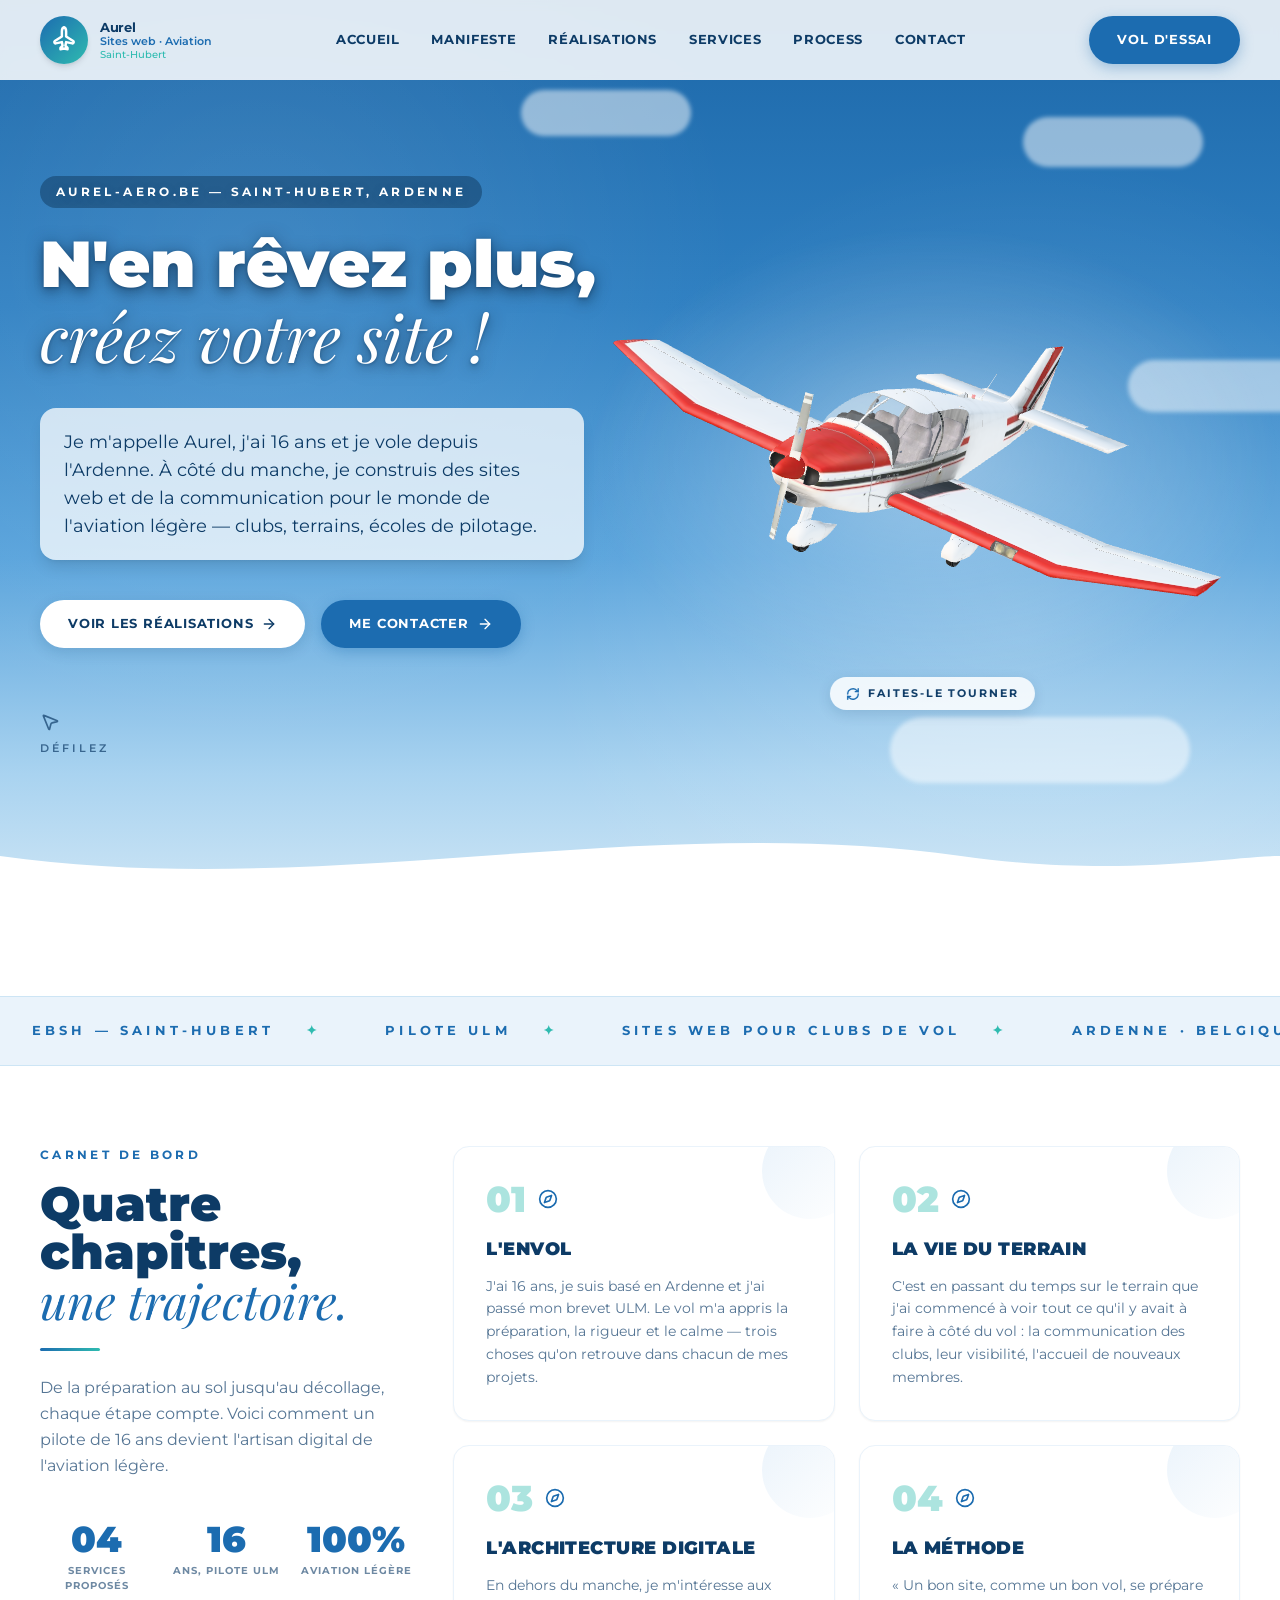
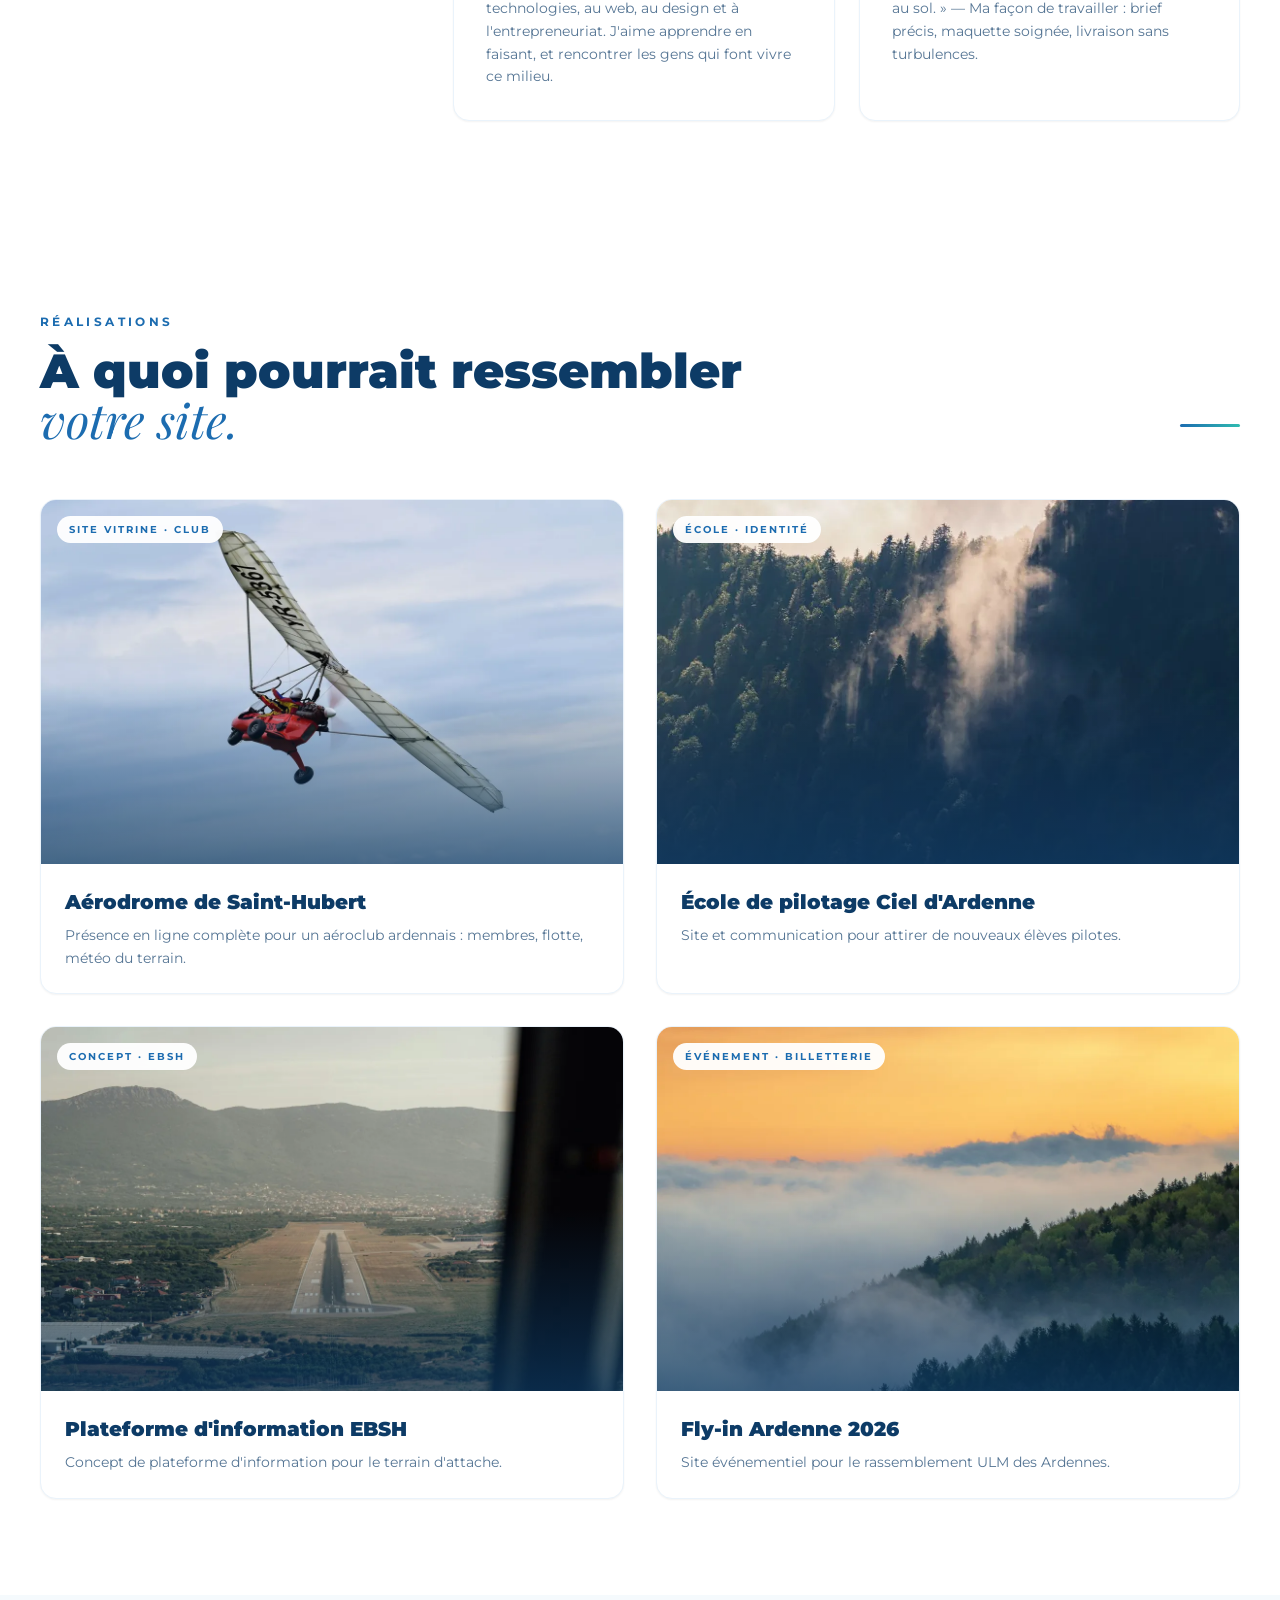
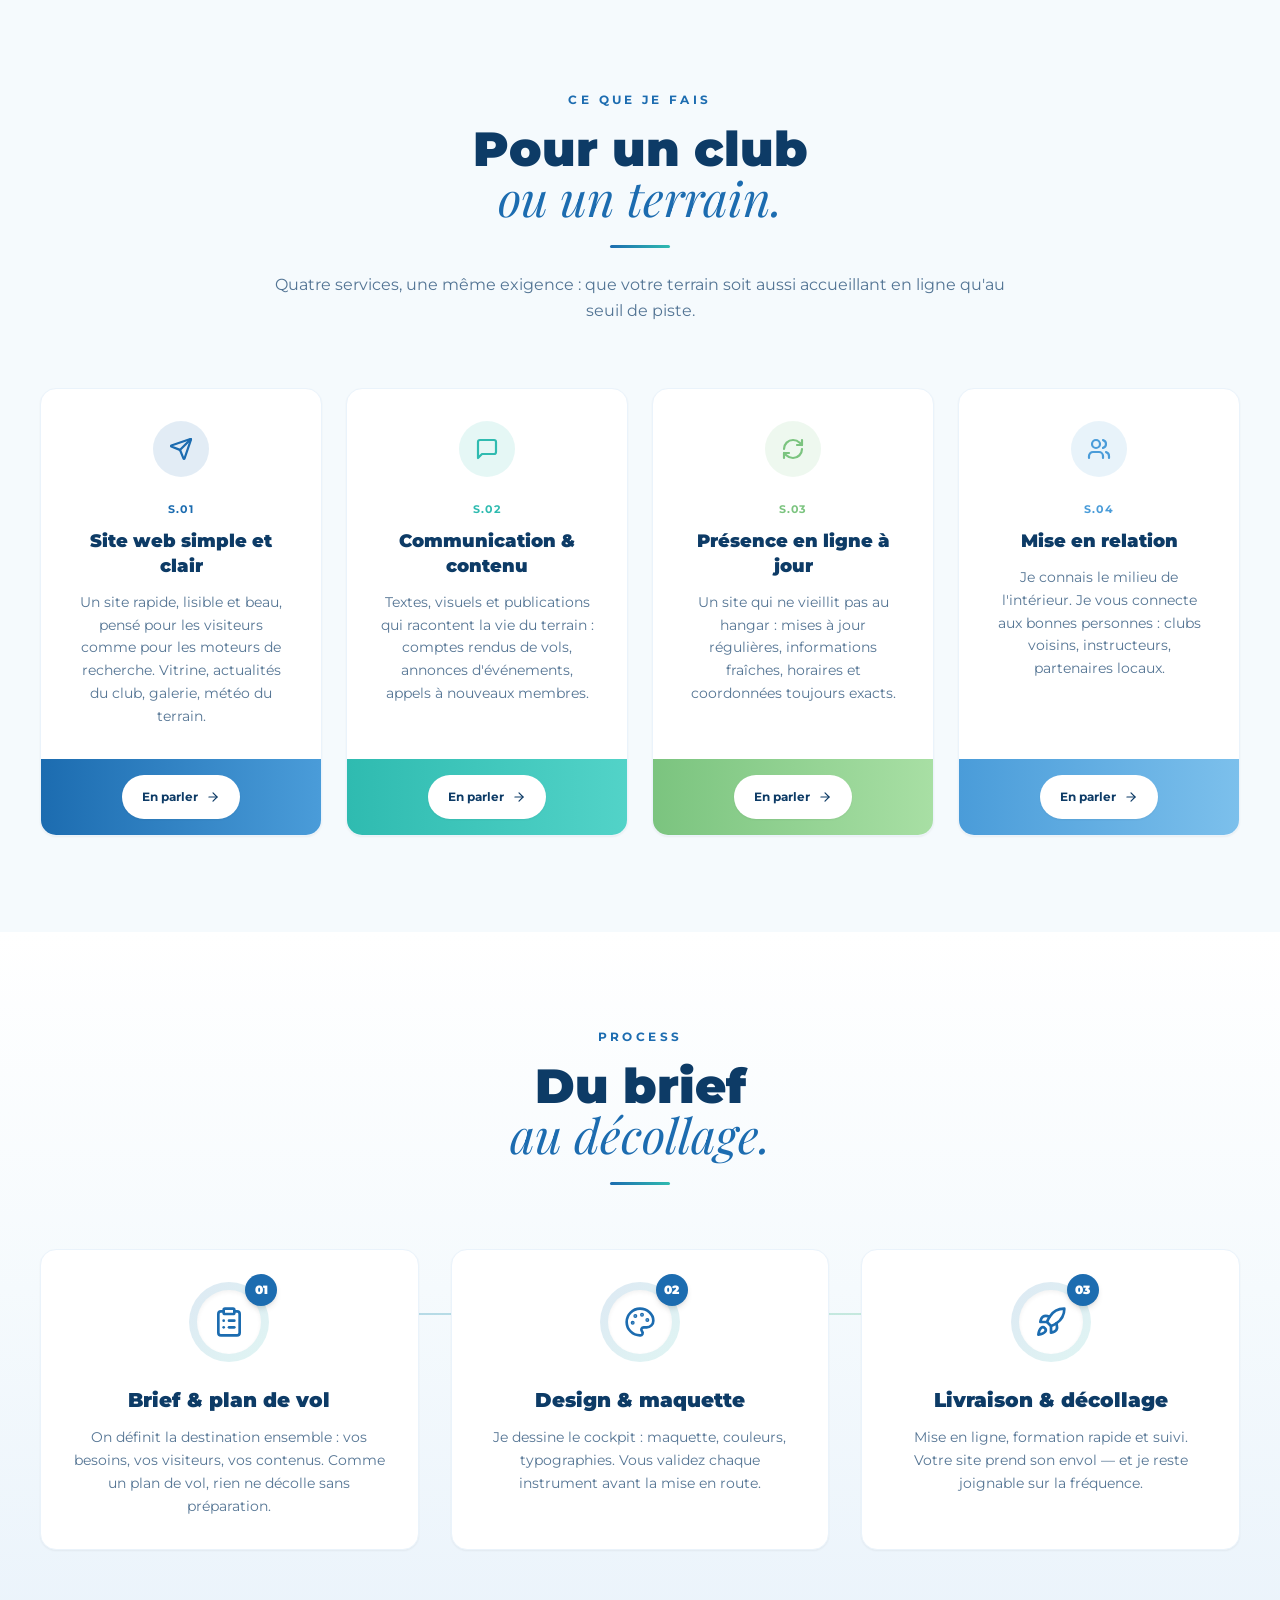
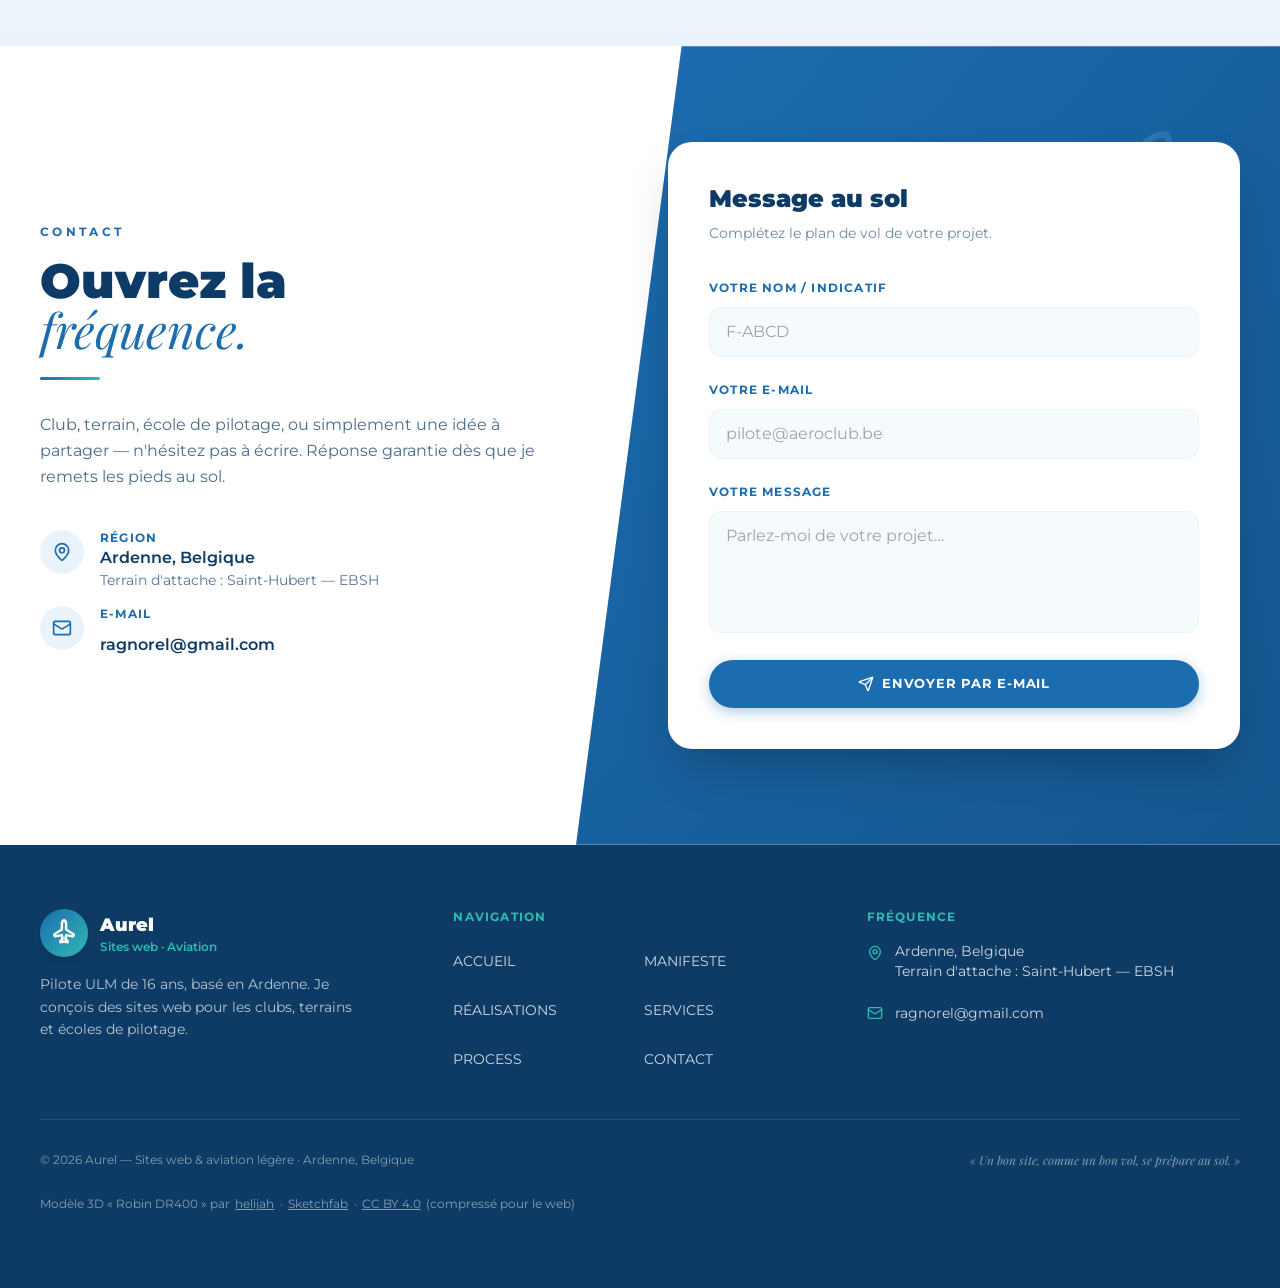
<file: index.html>
<!doctype html><html lang="fr"><head><meta charset="utf-8"/><meta name="viewport" content="width=device-width,initial-scale=1"/><meta name="theme-color" content="#000000"/><meta name="description" content="Pilote ULM basé en Ardenne, je conçois des sites web et de la communication pour les clubs, terrains et écoles de pilotage."/><link rel="preconnect" href="https://fonts.googleapis.com"/><link rel="preconnect" href="https://fonts.gstatic.com" crossorigin/><link href="https://fonts.googleapis.com/css2?family=Inter:wght@600&display=swap" rel="stylesheet"/><link rel="icon" type="image/svg+xml" href="./favicon.svg"/><link rel="icon" type="image/png" sizes="32x32" href="./favicon-32.png"/><link rel="apple-touch-icon" href="./apple-touch-icon.png"/><meta property="og:type" content="website"/><meta property="og:locale" content="fr_BE"/><meta property="og:site_name" content="Aurel — Sites web &amp; aviation légère"/><meta property="og:title" content="Aurel — Sites web &amp; aviation légère · Ardenne"/><meta property="og:description" content="Pilote ULM basé en Ardenne, je conçois des sites web et de la communication pour les clubs, terrains et écoles de pilotage."/><!-- A REMPLACER : mets l'adresse réelle de ton site à la place de https://TON-PSEUDO.github.io/TON-DEPOT/ (2 endroits ci-dessous) --><meta property="og:image" content="https://martzaurel-glitch.github.io/Portfolio/img/og.jpg"/><meta property="og:image:width" content="1200"/><meta property="og:image:height" content="630"/><meta property="og:image:alt" content="Un pendulaire ULM en virage dans un ciel nuageux"/><meta name="twitter:card" content="summary_large_image"/><meta name="twitter:image" content="https://martzaurel-glitch.github.io/Portfolio/img/og.jpg"/><title>Aurel — Sites web &amp; aviation légère · Ardenne</title><script defer="defer" src="./static/js/main.3a528c8d.js"></script><script defer="defer" src="./plane3d.js"></script><link href="./static/css/main.0de3854d.css" rel="stylesheet"><link href="./custom.css" rel="stylesheet"><link href="./plane3d.css" rel="stylesheet"><link rel="preload" as="image" href="./models/robin_dr400-poster.webp" type="image/webp"></head><body><noscript>Vous devez activer JavaScript pour afficher ce site.</noscript><div id="root"></div></body></html>
</file>
<file: static/css/main.0de3854d.css>
@import url(https://fonts.googleapis.com/css2?family=Montserrat:wght@400;500;600;700;800;900&family=Playfair+Display:ital,wght@1,500;1,600&display=swap);*,:after,:before{--tw-border-spacing-x:0;--tw-border-spacing-y:0;--tw-translate-x:0;--tw-translate-y:0;--tw-rotate:0;--tw-skew-x:0;--tw-skew-y:0;--tw-scale-x:1;--tw-scale-y:1;--tw-pan-x: ;--tw-pan-y: ;--tw-pinch-zoom: ;--tw-scroll-snap-strictness:proximity;--tw-gradient-from-position: ;--tw-gradient-via-position: ;--tw-gradient-to-position: ;--tw-ordinal: ;--tw-slashed-zero: ;--tw-numeric-figure: ;--tw-numeric-spacing: ;--tw-numeric-fraction: ;--tw-ring-inset: ;--tw-ring-offset-width:0px;--tw-ring-offset-color:#fff;--tw-ring-color:#3b82f680;--tw-ring-offset-shadow:0 0 #0000;--tw-ring-shadow:0 0 #0000;--tw-shadow:0 0 #0000;--tw-shadow-colored:0 0 #0000;--tw-blur: ;--tw-brightness: ;--tw-contrast: ;--tw-grayscale: ;--tw-hue-rotate: ;--tw-invert: ;--tw-saturate: ;--tw-sepia: ;--tw-drop-shadow: ;--tw-backdrop-blur: ;--tw-backdrop-brightness: ;--tw-backdrop-contrast: ;--tw-backdrop-grayscale: ;--tw-backdrop-hue-rotate: ;--tw-backdrop-invert: ;--tw-backdrop-opacity: ;--tw-backdrop-saturate: ;--tw-backdrop-sepia: ;--tw-contain-size: ;--tw-contain-layout: ;--tw-contain-paint: ;--tw-contain-style: }::backdrop{--tw-border-spacing-x:0;--tw-border-spacing-y:0;--tw-translate-x:0;--tw-translate-y:0;--tw-rotate:0;--tw-skew-x:0;--tw-skew-y:0;--tw-scale-x:1;--tw-scale-y:1;--tw-pan-x: ;--tw-pan-y: ;--tw-pinch-zoom: ;--tw-scroll-snap-strictness:proximity;--tw-gradient-from-position: ;--tw-gradient-via-position: ;--tw-gradient-to-position: ;--tw-ordinal: ;--tw-slashed-zero: ;--tw-numeric-figure: ;--tw-numeric-spacing: ;--tw-numeric-fraction: ;--tw-ring-inset: ;--tw-ring-offset-width:0px;--tw-ring-offset-color:#fff;--tw-ring-color:#3b82f680;--tw-ring-offset-shadow:0 0 #0000;--tw-ring-shadow:0 0 #0000;--tw-shadow:0 0 #0000;--tw-shadow-colored:0 0 #0000;--tw-blur: ;--tw-brightness: ;--tw-contrast: ;--tw-grayscale: ;--tw-hue-rotate: ;--tw-invert: ;--tw-saturate: ;--tw-sepia: ;--tw-drop-shadow: ;--tw-backdrop-blur: ;--tw-backdrop-brightness: ;--tw-backdrop-contrast: ;--tw-backdrop-grayscale: ;--tw-backdrop-hue-rotate: ;--tw-backdrop-invert: ;--tw-backdrop-opacity: ;--tw-backdrop-saturate: ;--tw-backdrop-sepia: ;--tw-contain-size: ;--tw-contain-layout: ;--tw-contain-paint: ;--tw-contain-style: }/*
! tailwindcss v3.4.17 | MIT License | https://tailwindcss.com
*/*,:after,:before{border:0 solid #e5e7eb;box-sizing:border-box}:after,:before{--tw-content:""}:host,html{-webkit-text-size-adjust:100%;font-feature-settings:normal;-webkit-tap-highlight-color:transparent;font-family:ui-sans-serif,system-ui,sans-serif,Apple Color Emoji,Segoe UI Emoji,Segoe UI Symbol,Noto Color Emoji;font-variation-settings:normal;line-height:1.5;tab-size:4}body{line-height:inherit}hr{border-top-width:1px;color:inherit;height:0}abbr:where([title]){-webkit-text-decoration:underline dotted;text-decoration:underline dotted}h1,h2,h3,h4,h5,h6{font-size:inherit;font-weight:inherit}a{color:inherit;text-decoration:inherit}b,strong{font-weight:bolder}code,kbd,pre,samp{font-feature-settings:normal;font-family:ui-monospace,SFMono-Regular,Menlo,Monaco,Consolas,Liberation Mono,Courier New,monospace;font-size:1em;font-variation-settings:normal}small{font-size:80%}sub,sup{font-size:75%;line-height:0;position:relative;vertical-align:initial}sub{bottom:-.25em}sup{top:-.5em}table{border-collapse:collapse;border-color:inherit;text-indent:0}button,input,optgroup,select,textarea{font-feature-settings:inherit;color:inherit;font-family:inherit;font-size:100%;font-variation-settings:inherit;font-weight:inherit;letter-spacing:inherit;line-height:inherit;margin:0;padding:0}button,select{text-transform:none}button,input:where([type=button]),input:where([type=reset]),input:where([type=submit]){-webkit-appearance:button;background-color:initial;background-image:none}:-moz-focusring{outline:auto}:-moz-ui-invalid{box-shadow:none}progress{vertical-align:initial}::-webkit-inner-spin-button,::-webkit-outer-spin-button{height:auto}[type=search]{-webkit-appearance:textfield;outline-offset:-2px}::-webkit-search-decoration{-webkit-appearance:none}::-webkit-file-upload-button{-webkit-appearance:button;font:inherit}summary{display:list-item}blockquote,dd,dl,figure,h1,h2,h3,h4,h5,h6,hr,p,pre{margin:0}fieldset{margin:0}fieldset,legend{padding:0}menu,ol,ul{list-style:none;margin:0;padding:0}dialog{padding:0}textarea{resize:vertical}input::placeholder,textarea::placeholder{color:#9ca3af;opacity:1}[role=button],button{cursor:pointer}:disabled{cursor:default}audio,canvas,embed,iframe,img,object,svg,video{display:block;vertical-align:middle}img,video{height:auto;max-width:100%}[hidden]:where(:not([hidden=until-found])){display:none}:root{--background:0 0% 100%;--foreground:214 66% 22%;--card:0 0% 100%;--card-foreground:214 66% 22%;--popover:0 0% 100%;--popover-foreground:214 66% 22%;--primary:208 71% 40%;--primary-foreground:0 0% 100%;--secondary:205 70% 92%;--secondary-foreground:214 66% 22%;--muted:205 70% 96%;--muted-foreground:214 30% 45%;--accent:174 60% 46%;--accent-foreground:0 0% 100%;--destructive:0 84.2% 60.2%;--destructive-foreground:0 0% 98%;--border:205 40% 88%;--input:205 40% 88%;--ring:208 71% 40%;--radius:0.75rem}*{border-color:#d4e2ed;border-color:hsl(var(--border))}body{background-color:#fff;background-color:hsl(var(--background));color:#13335d;color:hsl(var(--foreground))}.sr-only{clip:rect(0,0,0,0);border-width:0;height:1px;margin:-1px;overflow:hidden;padding:0;position:absolute;white-space:nowrap;width:1px}.pointer-events-none{pointer-events:none}.pointer-events-auto{pointer-events:auto}.visible{visibility:visible}.invisible{visibility:hidden}.fixed{position:fixed}.absolute{position:absolute}.relative{position:relative}.inset-0{inset:0}.inset-2{inset:.5rem}.inset-x-0{left:0;right:0}.inset-y-0{bottom:0;top:0}.-bottom-1{bottom:-.25rem}.-bottom-12{bottom:-3rem}.-left-12{left:-3rem}.-right-12{right:-3rem}.-right-2{right:-.5rem}.-right-6{right:-1.5rem}.-top-12{top:-3rem}.-top-2{top:-.5rem}.-top-6{top:-1.5rem}.bottom-0{bottom:0}.bottom-\[28\%\]{bottom:28%}.left-0{left:0}.left-1{left:.25rem}.left-1\/2{left:50%}.left-2{left:.5rem}.left-4{left:1rem}.left-\[16\%\]{left:16%}.left-\[50\%\]{left:50%}.left-\[8\%\]{left:8%}.right-0{right:0}.right-1{right:.25rem}.right-2{right:.5rem}.right-20{right:5rem}.right-4{right:1rem}.right-\[10\%\]{right:10%}.right-\[16\%\]{right:16%}.top-0{top:0}.top-1{top:.25rem}.top-1\/2{top:50%}.top-1\/3{top:33.333333%}.top-16{top:4rem}.top-20{top:5rem}.top-4{top:1rem}.top-\[1px\]{top:1px}.top-\[50\%\]{top:50%}.top-\[60\%\]{top:60%}.top-full{top:100%}.z-10{z-index:10}.z-50{z-index:50}.z-\[100\]{z-index:100}.z-\[1\]{z-index:1}.-mx-1{margin-left:-.25rem;margin-right:-.25rem}.mx-auto{margin-left:auto;margin-right:auto}.my-1{margin-bottom:.25rem;margin-top:.25rem}.-ml-4{margin-left:-1rem}.-mt-4{margin-top:-1rem}.mb-1{margin-bottom:.25rem}.mb-10{margin-bottom:2.5rem}.mb-14{margin-bottom:3.5rem}.mb-16{margin-bottom:4rem}.mb-2{margin-bottom:.5rem}.mb-20{margin-bottom:5rem}.mb-3{margin-bottom:.75rem}.mb-4{margin-bottom:1rem}.mb-6{margin-bottom:1.5rem}.mb-8{margin-bottom:2rem}.ml-1{margin-left:.25rem}.ml-auto{margin-left:auto}.mr-2{margin-right:.5rem}.mt-1{margin-top:.25rem}.mt-1\.5{margin-top:.375rem}.mt-10{margin-top:2.5rem}.mt-16{margin-top:4rem}.mt-2{margin-top:.5rem}.mt-24{margin-top:6rem}.mt-4{margin-top:1rem}.mt-6{margin-top:1.5rem}.mt-auto{margin-top:auto}.block{display:block}.flex{display:flex}.inline-flex{display:inline-flex}.table{display:table}.grid{display:grid}.hidden{display:none}.aspect-\[16\/10\]{aspect-ratio:16/10}.aspect-square{aspect-ratio:1/1}.h-0\.5{height:.125rem}.h-1\.5{height:.375rem}.h-10{height:2.5rem}.h-11{height:2.75rem}.h-12{height:3rem}.h-14{height:3.5rem}.h-16{height:4rem}.h-2{height:.5rem}.h-2\.5{height:.625rem}.h-20{height:5rem}.h-24{height:6rem}.h-3{height:.75rem}.h-3\.5{height:.875rem}.h-4{height:1rem}.h-40{height:10rem}.h-5{height:1.25rem}.h-6{height:1.5rem}.h-7{height:1.75rem}.h-8{height:2rem}.h-9{height:2.25rem}.h-\[1px\]{height:1px}.h-\[var\(--radix-navigation-menu-viewport-height\)\]{height:var(--radix-navigation-menu-viewport-height)}.h-\[var\(--radix-select-trigger-height\)\]{height:var(--radix-select-trigger-height)}.h-auto{height:auto}.h-full{height:100%}.h-px{height:1px}.max-h-\[--radix-context-menu-content-available-height\]{max-height:var(--radix-context-menu-content-available-height)}.max-h-\[--radix-select-content-available-height\]{max-height:var(--radix-select-content-available-height)}.max-h-\[300px\]{max-height:300px}.max-h-\[var\(--radix-dropdown-menu-content-available-height\)\]{max-height:var(--radix-dropdown-menu-content-available-height)}.max-h-screen{max-height:100vh}.min-h-\[60px\]{min-height:60px}.min-h-screen{min-height:100vh}.w-0{width:0}.w-10{width:2.5rem}.w-11{width:2.75rem}.w-12{width:3rem}.w-14{width:3.5rem}.w-16{width:4rem}.w-2{width:.5rem}.w-2\.5{width:.625rem}.w-20{width:5rem}.w-24{width:6rem}.w-3{width:.75rem}.w-3\.5{width:.875rem}.w-3\/4{width:75%}.w-4{width:1rem}.w-40{width:10rem}.w-5{width:1.25rem}.w-6{width:1.5rem}.w-64{width:16rem}.w-7{width:1.75rem}.w-72{width:18rem}.w-8{width:2rem}.w-9{width:2.25rem}.w-\[100px\]{width:100px}.w-\[1px\]{width:1px}.w-\[55\%\]{width:55%}.w-fit{width:-webkit-fit-content;width:fit-content}.w-full{width:100%}.w-max{width:-webkit-max-content;width:max-content}.w-px{width:1px}.min-w-0{min-width:0}.min-w-10{min-width:2.5rem}.min-w-8{min-width:2rem}.min-w-9{min-width:2.25rem}.min-w-\[12rem\]{min-width:12rem}.min-w-\[8rem\]{min-width:8rem}.min-w-\[var\(--radix-select-trigger-width\)\]{min-width:var(--radix-select-trigger-width)}.max-w-2xl{max-width:42rem}.max-w-3xl{max-width:48rem}.max-w-4xl{max-width:56rem}.max-w-7xl{max-width:80rem}.max-w-lg{max-width:32rem}.max-w-max{max-width:-webkit-max-content;max-width:max-content}.max-w-xs{max-width:20rem}.flex-1{flex:1 1}.flex-shrink-0,.shrink-0{flex-shrink:0}.grow{flex-grow:1}.grow-0{flex-grow:0}.basis-full{flex-basis:100%}.caption-bottom{caption-side:bottom}.border-collapse{border-collapse:collapse}.origin-\[--radix-context-menu-content-transform-origin\]{transform-origin:var(--radix-context-menu-content-transform-origin)}.origin-\[--radix-dropdown-menu-content-transform-origin\]{transform-origin:var(--radix-dropdown-menu-content-transform-origin)}.origin-\[--radix-hover-card-content-transform-origin\]{transform-origin:var(--radix-hover-card-content-transform-origin)}.origin-\[--radix-menubar-content-transform-origin\]{transform-origin:var(--radix-menubar-content-transform-origin)}.origin-\[--radix-popover-content-transform-origin\]{transform-origin:var(--radix-popover-content-transform-origin)}.origin-\[--radix-select-content-transform-origin\]{transform-origin:var(--radix-select-content-transform-origin)}.origin-\[--radix-tooltip-content-transform-origin\]{transform-origin:var(--radix-tooltip-content-transform-origin)}.-translate-x-1\/2{--tw-translate-x:-50%}.-translate-x-1\/2,.-translate-y-1\/2{transform:translate(var(--tw-translate-x),var(--tw-translate-y)) rotate(var(--tw-rotate)) skewX(var(--tw-skew-x)) skewY(var(--tw-skew-y)) scaleX(var(--tw-scale-x)) scaleY(var(--tw-scale-y))}.-translate-y-1\/2{--tw-translate-y:-50%}.translate-x-\[-50\%\]{--tw-translate-x:-50%}.translate-x-\[-50\%\],.translate-y-\[-50\%\]{transform:translate(var(--tw-translate-x),var(--tw-translate-y)) rotate(var(--tw-rotate)) skewX(var(--tw-skew-x)) skewY(var(--tw-skew-y)) scaleX(var(--tw-scale-x)) scaleY(var(--tw-scale-y))}.translate-y-\[-50\%\]{--tw-translate-y:-50%}.-rotate-12{--tw-rotate:-12deg}.-rotate-12,.-rotate-45{transform:translate(var(--tw-translate-x),var(--tw-translate-y)) rotate(var(--tw-rotate)) skewX(var(--tw-skew-x)) skewY(var(--tw-skew-y)) scaleX(var(--tw-scale-x)) scaleY(var(--tw-scale-y))}.-rotate-45{--tw-rotate:-45deg}.rotate-12{--tw-rotate:12deg}.rotate-12,.rotate-45{transform:translate(var(--tw-translate-x),var(--tw-translate-y)) rotate(var(--tw-rotate)) skewX(var(--tw-skew-x)) skewY(var(--tw-skew-y)) scaleX(var(--tw-scale-x)) scaleY(var(--tw-scale-y))}.rotate-45{--tw-rotate:45deg}.rotate-90{--tw-rotate:90deg}.rotate-90,.transform{transform:translate(var(--tw-translate-x),var(--tw-translate-y)) rotate(var(--tw-rotate)) skewX(var(--tw-skew-x)) skewY(var(--tw-skew-y)) scaleX(var(--tw-scale-x)) scaleY(var(--tw-scale-y))}@keyframes bounce{0%,to{animation-timing-function:cubic-bezier(.8,0,1,1);transform:translateY(-25%)}50%{animation-timing-function:cubic-bezier(0,0,.2,1);transform:none}}.animate-bounce{animation:bounce 1s infinite}@keyframes pulse{50%{opacity:.5}}.animate-pulse{animation:pulse 2s cubic-bezier(.4,0,.6,1) infinite}.cursor-default{cursor:default}.cursor-pointer{cursor:pointer}.touch-none{touch-action:none}.select-none{-webkit-user-select:none;user-select:none}.resize-none{resize:none}.list-none{list-style-type:none}.grid-cols-2{grid-template-columns:repeat(2,minmax(0,1fr))}.grid-cols-3{grid-template-columns:repeat(3,minmax(0,1fr))}.flex-row{flex-direction:row}.flex-col{flex-direction:column}.flex-col-reverse{flex-direction:column-reverse}.flex-wrap{flex-wrap:wrap}.items-start{align-items:flex-start}.items-end{align-items:flex-end}.items-center{align-items:center}.justify-center{justify-content:center}.justify-between{justify-content:space-between}.gap-1{gap:.25rem}.gap-1\.5{gap:.375rem}.gap-10{gap:2.5rem}.gap-14{gap:3.5rem}.gap-2{gap:.5rem}.gap-3{gap:.75rem}.gap-4{gap:1rem}.gap-6{gap:1.5rem}.gap-8{gap:2rem}.space-x-1>:not([hidden])~:not([hidden]){--tw-space-x-reverse:0;margin-left:calc(.25rem*(1 - var(--tw-space-x-reverse)));margin-right:calc(.25rem*var(--tw-space-x-reverse))}.space-x-2>:not([hidden])~:not([hidden]){--tw-space-x-reverse:0;margin-left:calc(.5rem*(1 - var(--tw-space-x-reverse)));margin-right:calc(.5rem*var(--tw-space-x-reverse))}.space-y-1>:not([hidden])~:not([hidden]){--tw-space-y-reverse:0;margin-bottom:calc(.25rem*var(--tw-space-y-reverse));margin-top:calc(.25rem*(1 - var(--tw-space-y-reverse)))}.space-y-1\.5>:not([hidden])~:not([hidden]){--tw-space-y-reverse:0;margin-bottom:calc(.375rem*var(--tw-space-y-reverse));margin-top:calc(.375rem*(1 - var(--tw-space-y-reverse)))}.space-y-2>:not([hidden])~:not([hidden]){--tw-space-y-reverse:0;margin-bottom:calc(.5rem*var(--tw-space-y-reverse));margin-top:calc(.5rem*(1 - var(--tw-space-y-reverse)))}.space-y-4>:not([hidden])~:not([hidden]){--tw-space-y-reverse:0;margin-bottom:calc(1rem*var(--tw-space-y-reverse));margin-top:calc(1rem*(1 - var(--tw-space-y-reverse)))}.space-y-5>:not([hidden])~:not([hidden]){--tw-space-y-reverse:0;margin-bottom:calc(1.25rem*var(--tw-space-y-reverse));margin-top:calc(1.25rem*(1 - var(--tw-space-y-reverse)))}.overflow-auto{overflow:auto}.overflow-hidden{overflow:hidden}.overflow-y-auto{overflow-y:auto}.overflow-x-hidden{overflow-x:hidden}.whitespace-nowrap{white-space:nowrap}.break-words{overflow-wrap:break-word}.rounded-2xl{border-radius:1rem}.rounded-3xl{border-radius:1.5rem}.rounded-\[inherit\]{border-radius:inherit}.rounded-full{border-radius:9999px}.rounded-lg{border-radius:.75rem;border-radius:var(--radius)}.rounded-md{border-radius:calc(.75rem - 2px);border-radius:calc(var(--radius) - 2px)}.rounded-sm{border-radius:calc(.75rem - 4px);border-radius:calc(var(--radius) - 4px)}.rounded-xl{border-radius:.75rem}.rounded-t-\[10px\]{border-top-left-radius:10px;border-top-right-radius:10px}.rounded-tl-sm{border-top-left-radius:calc(.75rem - 4px);border-top-left-radius:calc(var(--radius) - 4px)}.border{border-width:1px}.border-2{border-width:2px}.border-y{border-top-width:1px}.border-b,.border-y{border-bottom-width:1px}.border-l{border-left-width:1px}.border-r{border-right-width:1px}.border-t{border-top-width:1px}.border-\[\#cde5f5\]{--tw-border-opacity:1;border-color:#cde5f5;border-color:rgb(205 229 245/var(--tw-border-opacity,1))}.border-\[\#eaf3fb\]{--tw-border-opacity:1;border-color:#eaf3fb;border-color:rgb(234 243 251/var(--tw-border-opacity,1))}.border-destructive{border-color:#ef4444;border-color:hsl(var(--destructive))}.border-destructive\/50{border-color:#ef444480;border-color:hsl(var(--destructive)/.5)}.border-input{border-color:#d4e2ed;border-color:hsl(var(--input))}.border-primary{border-color:#1e6bae;border-color:hsl(var(--primary))}.border-primary\/50{border-color:#1e6bae80;border-color:hsl(var(--primary)/.5)}.border-transparent{border-color:#0000}.border-white\/10{border-color:#ffffff1a}.border-white\/20{border-color:#fff3}.border-l-transparent{border-left-color:#0000}.border-t-transparent{border-top-color:#0000}.bg-\[\#0d3b66\]{--tw-bg-opacity:1;background-color:#0d3b66;background-color:rgb(13 59 102/var(--tw-bg-opacity,1))}.bg-\[\#1c6cb0\]{--tw-bg-opacity:1;background-color:#1c6cb0;background-color:rgb(28 108 176/var(--tw-bg-opacity,1))}.bg-\[\#eaf3fb\]{--tw-bg-opacity:1;background-color:#eaf3fb;background-color:rgb(234 243 251/var(--tw-bg-opacity,1))}.bg-\[\#f5fafd\]{--tw-bg-opacity:1;background-color:#f5fafd;background-color:rgb(245 250 253/var(--tw-bg-opacity,1))}.bg-accent{background-color:#2fbcae;background-color:hsl(var(--accent))}.bg-background{background-color:#fff;background-color:hsl(var(--background))}.bg-black\/80{background-color:#000c}.bg-border{background-color:#d4e2ed;background-color:hsl(var(--border))}.bg-card{background-color:#fff;background-color:hsl(var(--card))}.bg-destructive{background-color:#ef4444;background-color:hsl(var(--destructive))}.bg-foreground{background-color:#13335d;background-color:hsl(var(--foreground))}.bg-muted{background-color:#eef6fc;background-color:hsl(var(--muted))}.bg-muted\/50{background-color:#eef6fc80;background-color:hsl(var(--muted)/.5)}.bg-popover{background-color:#fff;background-color:hsl(var(--popover))}.bg-primary{background-color:#1e6bae;background-color:hsl(var(--primary))}.bg-primary\/10{background-color:#1e6bae1a;background-color:hsl(var(--primary)/.1)}.bg-primary\/20{background-color:#1e6bae33;background-color:hsl(var(--primary)/.2)}.bg-secondary{background-color:#dcedf9;background-color:hsl(var(--secondary))}.bg-transparent{background-color:initial}.bg-white{--tw-bg-opacity:1;background-color:#fff;background-color:rgb(255 255 255/var(--tw-bg-opacity,1))}.bg-white\/75{background-color:#ffffffbf}.bg-white\/85{background-color:#ffffffd9}.bg-white\/95{background-color:#fffffff2}.bg-gradient-to-b{background-image:linear-gradient(to bottom,var(--tw-gradient-stops))}.bg-gradient-to-br{background-image:linear-gradient(to bottom right,var(--tw-gradient-stops))}.bg-gradient-to-r{background-image:linear-gradient(to right,var(--tw-gradient-stops))}.bg-gradient-to-t{background-image:linear-gradient(to top,var(--tw-gradient-stops))}.from-\[\#0d3b66\]\/70{--tw-gradient-from:#0d3b66b3 var(--tw-gradient-from-position);--tw-gradient-to:#0d3b6600 var(--tw-gradient-to-position);--tw-gradient-stops:var(--tw-gradient-from),var(--tw-gradient-to)}.from-\[\#1c6cb0\]{--tw-gradient-from:#1c6cb0 var(--tw-gradient-from-position);--tw-gradient-to:#1c6cb000 var(--tw-gradient-to-position);--tw-gradient-stops:var(--tw-gradient-from),var(--tw-gradient-to)}.from-\[\#eaf3fb\]{--tw-gradient-from:#eaf3fb var(--tw-gradient-from-position);--tw-gradient-to:#eaf3fb00 var(--tw-gradient-to-position);--tw-gradient-stops:var(--tw-gradient-from),var(--tw-gradient-to)}.from-white{--tw-gradient-from:#fff var(--tw-gradient-from-position);--tw-gradient-to:#fff0 var(--tw-gradient-to-position);--tw-gradient-stops:var(--tw-gradient-from),var(--tw-gradient-to)}.via-\[\#2fbbb0\]{--tw-gradient-to:#2fbbb000 var(--tw-gradient-to-position);--tw-gradient-stops:var(--tw-gradient-from),#2fbbb0 var(--tw-gradient-via-position),var(--tw-gradient-to)}.via-\[\#f5fafd\]{--tw-gradient-to:#f5fafd00 var(--tw-gradient-to-position);--tw-gradient-stops:var(--tw-gradient-from),#f5fafd var(--tw-gradient-via-position),var(--tw-gradient-to)}.via-transparent{--tw-gradient-to:#0000 var(--tw-gradient-to-position);--tw-gradient-stops:var(--tw-gradient-from),#0000 var(--tw-gradient-via-position),var(--tw-gradient-to)}.to-\[\#14568e\]{--tw-gradient-to:#14568e var(--tw-gradient-to-position)}.to-\[\#2fbbb0\]{--tw-gradient-to:#2fbbb0 var(--tw-gradient-to-position)}.to-\[\#7bc47f\]{--tw-gradient-to:#7bc47f var(--tw-gradient-to-position)}.to-\[\#eaf3fb\]{--tw-gradient-to:#eaf3fb var(--tw-gradient-to-position)}.to-transparent{--tw-gradient-to:#0000 var(--tw-gradient-to-position)}.to-white{--tw-gradient-to:#fff var(--tw-gradient-to-position)}.fill-current{fill:currentColor}.fill-primary{fill:#1e6bae;fill:hsl(var(--primary))}.object-cover{object-fit:cover}.p-0{padding:0}.p-1{padding:.25rem}.p-2{padding:.5rem}.p-3{padding:.75rem}.p-4{padding:1rem}.p-6{padding:1.5rem}.p-8{padding:2rem}.p-\[1px\]{padding:1px}.px-1\.5{padding-left:.375rem;padding-right:.375rem}.px-2{padding-left:.5rem;padding-right:.5rem}.px-2\.5{padding-left:.625rem;padding-right:.625rem}.px-3{padding-left:.75rem;padding-right:.75rem}.px-4{padding-left:1rem;padding-right:1rem}.px-5{padding-left:1.25rem;padding-right:1.25rem}.px-6{padding-left:1.5rem;padding-right:1.5rem}.px-8{padding-left:2rem;padding-right:2rem}.py-0\.5{padding-bottom:.125rem;padding-top:.125rem}.py-1{padding-bottom:.25rem;padding-top:.25rem}.py-1\.5{padding-bottom:.375rem;padding-top:.375rem}.py-16{padding-bottom:4rem;padding-top:4rem}.py-2{padding-bottom:.5rem;padding-top:.5rem}.py-2\.5{padding-bottom:.625rem;padding-top:.625rem}.py-24{padding-bottom:6rem;padding-top:6rem}.py-3{padding-bottom:.75rem;padding-top:.75rem}.py-4{padding-bottom:1rem;padding-top:1rem}.py-5{padding-bottom:1.25rem;padding-top:1.25rem}.py-6{padding-bottom:1.5rem;padding-top:1.5rem}.pb-24{padding-bottom:6rem}.pb-4{padding-bottom:1rem}.pl-2{padding-left:.5rem}.pl-2\.5{padding-left:.625rem}.pl-4{padding-left:1rem}.pl-8{padding-left:2rem}.pr-2{padding-right:.5rem}.pr-2\.5{padding-right:.625rem}.pr-6{padding-right:1.5rem}.pr-8{padding-right:2rem}.pt-0{padding-top:0}.pt-1{padding-top:.25rem}.pt-32{padding-top:8rem}.pt-4{padding-top:1rem}.pt-8{padding-top:2rem}.text-left{text-align:left}.text-center{text-align:center}.align-middle{vertical-align:middle}.text-2xl{font-size:1.5rem;line-height:2rem}.text-3xl{font-size:1.875rem;line-height:2.25rem}.text-4xl{font-size:2.25rem;line-height:2.5rem}.text-5xl{font-size:3rem;line-height:1}.text-\[0\.8rem\]{font-size:.8rem}.text-\[10px\]{font-size:10px}.text-\[11px\]{font-size:11px}.text-\[13px\]{font-size:13px}.text-base{font-size:1rem;line-height:1.5rem}.text-lg{font-size:1.125rem;line-height:1.75rem}.text-sm{font-size:.875rem;line-height:1.25rem}.text-xl{font-size:1.25rem;line-height:1.75rem}.text-xs{font-size:.75rem;line-height:1rem}.font-black{font-weight:900}.font-bold{font-weight:700}.font-medium{font-weight:500}.font-normal{font-weight:400}.font-semibold{font-weight:600}.uppercase{text-transform:uppercase}.italic{font-style:italic}.leading-\[0\.95\]{line-height:.95}.leading-none{line-height:1}.leading-relaxed{line-height:1.625}.leading-snug{line-height:1.375}.leading-tight{line-height:1.25}.tracking-\[0\.28em\]{letter-spacing:.28em}.tracking-\[0\.2em\]{letter-spacing:.2em}.tracking-\[0\.32em\]{letter-spacing:.32em}.tracking-tight{letter-spacing:-.025em}.tracking-wide{letter-spacing:.025em}.tracking-wider{letter-spacing:.05em}.tracking-widest{letter-spacing:.1em}.text-\[\#0d3b66\]{--tw-text-opacity:1;color:#0d3b66;color:rgb(13 59 102/var(--tw-text-opacity,1))}.text-\[\#0d3b66\]\/60{color:#0d3b6699}.text-\[\#0d3b66\]\/70{color:#0d3b66b3}.text-\[\#0d3b66\]\/75{color:#0d3b66bf}.text-\[\#1c6cb0\]{--tw-text-opacity:1;color:#1c6cb0;color:rgb(28 108 176/var(--tw-text-opacity,1))}.text-\[\#1c6cb0\]\/40{color:#1c6cb066}.text-\[\#2fbbb0\]{--tw-text-opacity:1;color:#2fbbb0;color:rgb(47 187 176/var(--tw-text-opacity,1))}.text-\[\#2fbbb0\]\/40{color:#2fbbb066}.text-accent-foreground{color:#fff;color:hsl(var(--accent-foreground))}.text-card-foreground{color:#13335d;color:hsl(var(--card-foreground))}.text-current{color:currentColor}.text-destructive{color:#ef4444;color:hsl(var(--destructive))}.text-destructive-foreground{color:#fafafa;color:hsl(var(--destructive-foreground))}.text-foreground{color:#13335d;color:hsl(var(--foreground))}.text-foreground\/50{color:#13335d80;color:hsl(var(--foreground)/.5)}.text-muted-foreground{color:#506e95;color:hsl(var(--muted-foreground))}.text-popover-foreground{color:#13335d;color:hsl(var(--popover-foreground))}.text-primary{color:#1e6bae;color:hsl(var(--primary))}.text-primary-foreground{color:#fff;color:hsl(var(--primary-foreground))}.text-secondary-foreground{color:#13335d;color:hsl(var(--secondary-foreground))}.text-white{--tw-text-opacity:1;color:#fff;color:rgb(255 255 255/var(--tw-text-opacity,1))}.text-white\/10{color:#ffffff1a}.text-white\/50{color:#ffffff80}.text-white\/70{color:#ffffffb3}.text-white\/80{color:#fffc}.underline-offset-4{text-underline-offset:4px}.opacity-0{opacity:0}.opacity-15{opacity:.15}.opacity-30{opacity:.3}.opacity-50{opacity:.5}.opacity-60{opacity:.6}.opacity-70{opacity:.7}.opacity-90{opacity:.9}.shadow{--tw-shadow:0 1px 3px 0 #0000001a,0 1px 2px -1px #0000001a;--tw-shadow-colored:0 1px 3px 0 var(--tw-shadow-color),0 1px 2px -1px var(--tw-shadow-color)}.shadow,.shadow-2xl{box-shadow:0 0 #0000,0 0 #0000,var(--tw-shadow);box-shadow:var(--tw-ring-offset-shadow,0 0 #0000),var(--tw-ring-shadow,0 0 #0000),var(--tw-shadow)}.shadow-2xl{--tw-shadow:0 25px 50px -12px #00000040;--tw-shadow-colored:0 25px 50px -12px var(--tw-shadow-color)}.shadow-\[0_4px_20px_rgba\(13\2c 59\2c 102\2c 0\.08\)\]{--tw-shadow:0 4px 20px #0d3b6614;--tw-shadow-colored:0 4px 20px var(--tw-shadow-color)}.shadow-\[0_4px_20px_rgba\(13\2c 59\2c 102\2c 0\.08\)\],.shadow-inner{box-shadow:0 0 #0000,0 0 #0000,var(--tw-shadow);box-shadow:var(--tw-ring-offset-shadow,0 0 #0000),var(--tw-ring-shadow,0 0 #0000),var(--tw-shadow)}.shadow-inner{--tw-shadow:inset 0 2px 4px 0 #0000000d;--tw-shadow-colored:inset 0 2px 4px 0 var(--tw-shadow-color)}.shadow-lg{--tw-shadow:0 10px 15px -3px #0000001a,0 4px 6px -4px #0000001a;--tw-shadow-colored:0 10px 15px -3px var(--tw-shadow-color),0 4px 6px -4px var(--tw-shadow-color)}.shadow-lg,.shadow-md{box-shadow:0 0 #0000,0 0 #0000,var(--tw-shadow);box-shadow:var(--tw-ring-offset-shadow,0 0 #0000),var(--tw-ring-shadow,0 0 #0000),var(--tw-shadow)}.shadow-md{--tw-shadow:0 4px 6px -1px #0000001a,0 2px 4px -2px #0000001a;--tw-shadow-colored:0 4px 6px -1px var(--tw-shadow-color),0 2px 4px -2px var(--tw-shadow-color)}.shadow-sm{--tw-shadow:0 1px 2px 0 #0000000d;--tw-shadow-colored:0 1px 2px 0 var(--tw-shadow-color);box-shadow:0 0 #0000,0 0 #0000,var(--tw-shadow);box-shadow:var(--tw-ring-offset-shadow,0 0 #0000),var(--tw-ring-shadow,0 0 #0000),var(--tw-shadow)}.outline-none{outline:2px solid #0000;outline-offset:2px}.outline{outline-style:solid}.ring-0{--tw-ring-offset-shadow:var(--tw-ring-inset) 0 0 0 var(--tw-ring-offset-width) var(--tw-ring-offset-color);--tw-ring-shadow:var(--tw-ring-inset) 0 0 0 calc(var(--tw-ring-offset-width)) var(--tw-ring-color)}.ring-0,.ring-1{box-shadow:var(--tw-ring-offset-shadow),var(--tw-ring-shadow),0 0 #0000;box-shadow:var(--tw-ring-offset-shadow),var(--tw-ring-shadow),var(--tw-shadow,0 0 #0000)}.ring-1{--tw-ring-offset-shadow:var(--tw-ring-inset) 0 0 0 var(--tw-ring-offset-width) var(--tw-ring-offset-color);--tw-ring-shadow:var(--tw-ring-inset) 0 0 0 calc(1px + var(--tw-ring-offset-width)) var(--tw-ring-color)}.ring-ring{--tw-ring-color:hsl(var(--ring))}.ring-offset-background{--tw-ring-offset-color:hsl(var(--background))}.drop-shadow-lg{--tw-drop-shadow:drop-shadow(0 10px 8px #0000000a) drop-shadow(0 4px 3px #0000001a)}.drop-shadow-lg,.filter{filter:var(--tw-blur) var(--tw-brightness) var(--tw-contrast) var(--tw-grayscale) var(--tw-hue-rotate) var(--tw-invert) var(--tw-saturate) var(--tw-sepia) var(--tw-drop-shadow)}.backdrop-blur{--tw-backdrop-blur:blur(8px)}.backdrop-blur,.backdrop-blur-md{-webkit-backdrop-filter:var(--tw-backdrop-blur) var(--tw-backdrop-brightness) var(--tw-backdrop-contrast) var(--tw-backdrop-grayscale) var(--tw-backdrop-hue-rotate) var(--tw-backdrop-invert) var(--tw-backdrop-opacity) var(--tw-backdrop-saturate) var(--tw-backdrop-sepia);backdrop-filter:var(--tw-backdrop-blur) var(--tw-backdrop-brightness) var(--tw-backdrop-contrast) var(--tw-backdrop-grayscale) var(--tw-backdrop-hue-rotate) var(--tw-backdrop-invert) var(--tw-backdrop-opacity) var(--tw-backdrop-saturate) var(--tw-backdrop-sepia)}.backdrop-blur-md{--tw-backdrop-blur:blur(12px)}.backdrop-blur-sm{--tw-backdrop-blur:blur(4px);-webkit-backdrop-filter:var(--tw-backdrop-blur) var(--tw-backdrop-brightness) var(--tw-backdrop-contrast) var(--tw-backdrop-grayscale) var(--tw-backdrop-hue-rotate) var(--tw-backdrop-invert) var(--tw-backdrop-opacity) var(--tw-backdrop-saturate) var(--tw-backdrop-sepia);backdrop-filter:var(--tw-backdrop-blur) var(--tw-backdrop-brightness) var(--tw-backdrop-contrast) var(--tw-backdrop-grayscale) var(--tw-backdrop-hue-rotate) var(--tw-backdrop-invert) var(--tw-backdrop-opacity) var(--tw-backdrop-saturate) var(--tw-backdrop-sepia)}.transition{transition-duration:.15s;transition-property:color,background-color,border-color,fill,stroke,opacity,box-shadow,transform,filter,-webkit-text-decoration-color,-webkit-backdrop-filter;transition-property:color,background-color,border-color,text-decoration-color,fill,stroke,opacity,box-shadow,transform,filter,backdrop-filter;transition-property:color,background-color,border-color,text-decoration-color,fill,stroke,opacity,box-shadow,transform,filter,backdrop-filter,-webkit-text-decoration-color,-webkit-backdrop-filter;transition-timing-function:cubic-bezier(.4,0,.2,1)}.transition-all{transition-duration:.15s;transition-property:all;transition-timing-function:cubic-bezier(.4,0,.2,1)}.transition-colors{transition-duration:.15s;transition-property:color,background-color,border-color,fill,stroke,-webkit-text-decoration-color;transition-property:color,background-color,border-color,text-decoration-color,fill,stroke;transition-property:color,background-color,border-color,text-decoration-color,fill,stroke,-webkit-text-decoration-color;transition-timing-function:cubic-bezier(.4,0,.2,1)}.transition-opacity{transition-duration:.15s;transition-property:opacity;transition-timing-function:cubic-bezier(.4,0,.2,1)}.transition-transform{transition-duration:.15s;transition-property:transform;transition-timing-function:cubic-bezier(.4,0,.2,1)}.duration-1000{transition-duration:1s}.duration-200{transition-duration:.2s}.duration-300{transition-duration:.3s}.duration-700{transition-duration:.7s}.ease-in-out{transition-timing-function:cubic-bezier(.4,0,.2,1)}@keyframes enter{0%{opacity:1;opacity:var(--tw-enter-opacity,1);transform:translateZ(0) scaleX(1) rotate(0);transform:translate3d(var(--tw-enter-translate-x,0),var(--tw-enter-translate-y,0),0) scale3d(var(--tw-enter-scale,1),var(--tw-enter-scale,1),var(--tw-enter-scale,1)) rotate(var(--tw-enter-rotate,0))}}@keyframes exit{to{opacity:1;opacity:var(--tw-exit-opacity,1);transform:translateZ(0) scaleX(1) rotate(0);transform:translate3d(var(--tw-exit-translate-x,0),var(--tw-exit-translate-y,0),0) scale3d(var(--tw-exit-scale,1),var(--tw-exit-scale,1),var(--tw-exit-scale,1)) rotate(var(--tw-exit-rotate,0))}}.animate-in{--tw-enter-opacity:initial;--tw-enter-scale:initial;--tw-enter-rotate:initial;--tw-enter-translate-x:initial;--tw-enter-translate-y:initial;animation-duration:.15s;animation-name:enter}.fade-in-0{--tw-enter-opacity:0}.zoom-in-95{--tw-enter-scale:.95}.duration-1000{animation-duration:1s}.duration-200{animation-duration:.2s}.duration-300{animation-duration:.3s}.duration-700{animation-duration:.7s}.ease-in-out{animation-timing-function:cubic-bezier(.4,0,.2,1)}.running{animation-play-state:running}body{-webkit-font-smoothing:antialiased;-moz-osx-font-smoothing:grayscale;background:#fff;color:#0d3b66;font-family:Montserrat,-apple-system,BlinkMacSystemFont,sans-serif;margin:0}code{font-family:source-code-pro,Menlo,Monaco,Consolas,Courier New,monospace}.font-serif-italic{font-family:Playfair Display,serif;font-style:italic}.file\:border-0::-webkit-file-upload-button{border-width:0}.file\:border-0::file-selector-button{border-width:0}.file\:bg-transparent::-webkit-file-upload-button{background-color:initial}.file\:bg-transparent::file-selector-button{background-color:initial}.file\:text-sm::-webkit-file-upload-button{font-size:.875rem;line-height:1.25rem}.file\:text-sm::file-selector-button{font-size:.875rem;line-height:1.25rem}.file\:font-medium::-webkit-file-upload-button{font-weight:500}.file\:font-medium::file-selector-button{font-weight:500}.file\:text-foreground::-webkit-file-upload-button{color:#13335d;color:hsl(var(--foreground))}.file\:text-foreground::file-selector-button{color:#13335d;color:hsl(var(--foreground))}.placeholder\:text-muted-foreground::placeholder{color:#506e95;color:hsl(var(--muted-foreground))}.after\:absolute:after{content:var(--tw-content);position:absolute}.after\:inset-y-0:after{bottom:0;content:var(--tw-content);top:0}.after\:left-1\/2:after{content:var(--tw-content);left:50%}.after\:w-1:after{content:var(--tw-content);width:.25rem}.after\:-translate-x-1\/2:after{--tw-translate-x:-50%;content:var(--tw-content);transform:translate(var(--tw-translate-x),var(--tw-translate-y)) rotate(var(--tw-rotate)) skewX(var(--tw-skew-x)) skewY(var(--tw-skew-y)) scaleX(var(--tw-scale-x)) scaleY(var(--tw-scale-y))}.first\:rounded-l-md:first-child{border-bottom-left-radius:calc(.75rem - 2px);border-bottom-left-radius:calc(var(--radius) - 2px);border-top-left-radius:calc(.75rem - 2px);border-top-left-radius:calc(var(--radius) - 2px)}.first\:border-l:first-child{border-left-width:1px}.last\:rounded-r-md:last-child{border-bottom-right-radius:calc(.75rem - 2px);border-bottom-right-radius:calc(var(--radius) - 2px);border-top-right-radius:calc(.75rem - 2px);border-top-right-radius:calc(var(--radius) - 2px)}.focus-within\:relative:focus-within{position:relative}.focus-within\:z-20:focus-within{z-index:20}.hover\:bg-accent:hover{background-color:#2fbcae;background-color:hsl(var(--accent))}.hover\:bg-destructive\/80:hover{background-color:#ef4444cc;background-color:hsl(var(--destructive)/.8)}.hover\:bg-destructive\/90:hover{background-color:#ef4444e6;background-color:hsl(var(--destructive)/.9)}.hover\:bg-muted:hover{background-color:#eef6fc;background-color:hsl(var(--muted))}.hover\:bg-muted\/50:hover{background-color:#eef6fc80;background-color:hsl(var(--muted)/.5)}.hover\:bg-primary:hover{background-color:#1e6bae;background-color:hsl(var(--primary))}.hover\:bg-primary\/80:hover{background-color:#1e6baecc;background-color:hsl(var(--primary)/.8)}.hover\:bg-primary\/90:hover{background-color:#1e6baee6;background-color:hsl(var(--primary)/.9)}.hover\:bg-secondary:hover{background-color:#dcedf9;background-color:hsl(var(--secondary))}.hover\:bg-secondary\/80:hover{background-color:#dcedf9cc;background-color:hsl(var(--secondary)/.8)}.hover\:text-\[\#1c6cb0\]:hover{--tw-text-opacity:1;color:#1c6cb0;color:rgb(28 108 176/var(--tw-text-opacity,1))}.hover\:text-accent-foreground:hover{color:#fff;color:hsl(var(--accent-foreground))}.hover\:text-foreground:hover{color:#13335d;color:hsl(var(--foreground))}.hover\:text-muted-foreground:hover{color:#506e95;color:hsl(var(--muted-foreground))}.hover\:text-primary-foreground:hover{color:#fff;color:hsl(var(--primary-foreground))}.hover\:text-white:hover{--tw-text-opacity:1;color:#fff;color:rgb(255 255 255/var(--tw-text-opacity,1))}.hover\:underline:hover{-webkit-text-decoration-line:underline;text-decoration-line:underline}.hover\:opacity-100:hover{opacity:1}.hover\:shadow-md:hover{--tw-shadow:0 4px 6px -1px #0000001a,0 2px 4px -2px #0000001a;--tw-shadow-colored:0 4px 6px -1px var(--tw-shadow-color),0 2px 4px -2px var(--tw-shadow-color);box-shadow:0 0 #0000,0 0 #0000,var(--tw-shadow);box-shadow:var(--tw-ring-offset-shadow,0 0 #0000),var(--tw-ring-shadow,0 0 #0000),var(--tw-shadow)}.focus\:border-\[\#1c6cb0\]:focus{--tw-border-opacity:1;border-color:#1c6cb0;border-color:rgb(28 108 176/var(--tw-border-opacity,1))}.focus\:bg-accent:focus{background-color:#2fbcae;background-color:hsl(var(--accent))}.focus\:bg-primary:focus{background-color:#1e6bae;background-color:hsl(var(--primary))}.focus\:text-accent-foreground:focus{color:#fff;color:hsl(var(--accent-foreground))}.focus\:text-primary-foreground:focus{color:#fff;color:hsl(var(--primary-foreground))}.focus\:opacity-100:focus{opacity:1}.focus\:outline-none:focus{outline:2px solid #0000;outline-offset:2px}.focus\:ring-1:focus{--tw-ring-offset-shadow:var(--tw-ring-inset) 0 0 0 var(--tw-ring-offset-width) var(--tw-ring-offset-color);--tw-ring-shadow:var(--tw-ring-inset) 0 0 0 calc(1px + var(--tw-ring-offset-width)) var(--tw-ring-color)}.focus\:ring-1:focus,.focus\:ring-2:focus{box-shadow:var(--tw-ring-offset-shadow),var(--tw-ring-shadow),0 0 #0000;box-shadow:var(--tw-ring-offset-shadow),var(--tw-ring-shadow),var(--tw-shadow,0 0 #0000)}.focus\:ring-2:focus{--tw-ring-offset-shadow:var(--tw-ring-inset) 0 0 0 var(--tw-ring-offset-width) var(--tw-ring-offset-color);--tw-ring-shadow:var(--tw-ring-inset) 0 0 0 calc(2px + var(--tw-ring-offset-width)) var(--tw-ring-color)}.focus\:ring-\[\#1c6cb0\]\/40:focus{--tw-ring-color:#1c6cb066}.focus\:ring-ring:focus{--tw-ring-color:hsl(var(--ring))}.focus\:ring-offset-2:focus{--tw-ring-offset-width:2px}.focus-visible\:outline-none:focus-visible{outline:2px solid #0000;outline-offset:2px}.focus-visible\:ring-1:focus-visible{--tw-ring-offset-shadow:var(--tw-ring-inset) 0 0 0 var(--tw-ring-offset-width) var(--tw-ring-offset-color);--tw-ring-shadow:var(--tw-ring-inset) 0 0 0 calc(1px + var(--tw-ring-offset-width)) var(--tw-ring-color);box-shadow:var(--tw-ring-offset-shadow),var(--tw-ring-shadow),0 0 #0000;box-shadow:var(--tw-ring-offset-shadow),var(--tw-ring-shadow),var(--tw-shadow,0 0 #0000)}.focus-visible\:ring-2:focus-visible{--tw-ring-offset-shadow:var(--tw-ring-inset) 0 0 0 var(--tw-ring-offset-width) var(--tw-ring-offset-color);--tw-ring-shadow:var(--tw-ring-inset) 0 0 0 calc(2px + var(--tw-ring-offset-width)) var(--tw-ring-color);box-shadow:var(--tw-ring-offset-shadow),var(--tw-ring-shadow),0 0 #0000;box-shadow:var(--tw-ring-offset-shadow),var(--tw-ring-shadow),var(--tw-shadow,0 0 #0000)}.focus-visible\:ring-ring:focus-visible{--tw-ring-color:hsl(var(--ring))}.focus-visible\:ring-offset-1:focus-visible{--tw-ring-offset-width:1px}.focus-visible\:ring-offset-2:focus-visible{--tw-ring-offset-width:2px}.focus-visible\:ring-offset-background:focus-visible{--tw-ring-offset-color:hsl(var(--background))}.disabled\:pointer-events-none:disabled{pointer-events:none}.disabled\:cursor-not-allowed:disabled{cursor:not-allowed}.disabled\:opacity-50:disabled{opacity:.5}.group:hover .group-hover\:w-full{width:100%}.group:hover .group-hover\:scale-105{--tw-scale-x:1.05;--tw-scale-y:1.05}.group:hover .group-hover\:scale-105,.group:hover .group-hover\:scale-110{transform:translate(var(--tw-translate-x),var(--tw-translate-y)) rotate(var(--tw-rotate)) skewX(var(--tw-skew-x)) skewY(var(--tw-skew-y)) scaleX(var(--tw-scale-x)) scaleY(var(--tw-scale-y))}.group:hover .group-hover\:scale-110{--tw-scale-x:1.1;--tw-scale-y:1.1}.group:hover .group-hover\:opacity-100{opacity:1}.group.destructive .group-\[\.destructive\]\:border-muted\/40{border-color:#eef6fc66;border-color:hsl(var(--muted)/.4)}.group.toaster .group-\[\.toaster\]\:border-border{border-color:#d4e2ed;border-color:hsl(var(--border))}.group.toast .group-\[\.toast\]\:bg-muted{background-color:#eef6fc;background-color:hsl(var(--muted))}.group.toast .group-\[\.toast\]\:bg-primary{background-color:#1e6bae;background-color:hsl(var(--primary))}.group.toaster .group-\[\.toaster\]\:bg-background{background-color:#fff;background-color:hsl(var(--background))}.group.destructive .group-\[\.destructive\]\:text-red-300{--tw-text-opacity:1;color:#fca5a5;color:rgb(252 165 165/var(--tw-text-opacity,1))}.group.toast .group-\[\.toast\]\:text-muted-foreground{color:#506e95;color:hsl(var(--muted-foreground))}.group.toast .group-\[\.toast\]\:text-primary-foreground{color:#fff;color:hsl(var(--primary-foreground))}.group.toaster .group-\[\.toaster\]\:text-foreground{color:#13335d;color:hsl(var(--foreground))}.group.toaster .group-\[\.toaster\]\:shadow-lg{--tw-shadow:0 10px 15px -3px #0000001a,0 4px 6px -4px #0000001a;--tw-shadow-colored:0 10px 15px -3px var(--tw-shadow-color),0 4px 6px -4px var(--tw-shadow-color);box-shadow:0 0 #0000,0 0 #0000,var(--tw-shadow);box-shadow:var(--tw-ring-offset-shadow,0 0 #0000),var(--tw-ring-shadow,0 0 #0000),var(--tw-shadow)}.group.destructive .group-\[\.destructive\]\:hover\:border-destructive\/30:hover{border-color:#ef44444d;border-color:hsl(var(--destructive)/.3)}.group.destructive .group-\[\.destructive\]\:hover\:bg-destructive:hover{background-color:#ef4444;background-color:hsl(var(--destructive))}.group.destructive .group-\[\.destructive\]\:hover\:text-destructive-foreground:hover{color:#fafafa;color:hsl(var(--destructive-foreground))}.group.destructive .group-\[\.destructive\]\:hover\:text-red-50:hover{--tw-text-opacity:1;color:#fef2f2;color:rgb(254 242 242/var(--tw-text-opacity,1))}.group.destructive .group-\[\.destructive\]\:focus\:ring-destructive:focus{--tw-ring-color:hsl(var(--destructive))}.group.destructive .group-\[\.destructive\]\:focus\:ring-red-400:focus{--tw-ring-opacity:1;--tw-ring-color:rgb(248 113 113/var(--tw-ring-opacity,1))}.group.destructive .group-\[\.destructive\]\:focus\:ring-offset-red-600:focus{--tw-ring-offset-color:#dc2626}.peer:disabled~.peer-disabled\:cursor-not-allowed{cursor:not-allowed}.peer:disabled~.peer-disabled\:opacity-70{opacity:.7}.has-\[\:disabled\]\:opacity-50:has(:disabled){opacity:.5}.aria-selected\:bg-accent[aria-selected=true]{background-color:#2fbcae;background-color:hsl(var(--accent))}.aria-selected\:bg-accent\/50[aria-selected=true]{background-color:#2fbcae80;background-color:hsl(var(--accent)/.5)}.aria-selected\:text-accent-foreground[aria-selected=true]{color:#fff;color:hsl(var(--accent-foreground))}.aria-selected\:text-muted-foreground[aria-selected=true]{color:#506e95;color:hsl(var(--muted-foreground))}.aria-selected\:opacity-100[aria-selected=true]{opacity:1}.data-\[disabled\=true\]\:pointer-events-none[data-disabled=true],.data-\[disabled\]\:pointer-events-none[data-disabled]{pointer-events:none}.data-\[panel-group-direction\=vertical\]\:h-px[data-panel-group-direction=vertical]{height:1px}.data-\[panel-group-direction\=vertical\]\:w-full[data-panel-group-direction=vertical]{width:100%}.data-\[side\=bottom\]\:translate-y-1[data-side=bottom]{--tw-translate-y:0.25rem}.data-\[side\=bottom\]\:translate-y-1[data-side=bottom],.data-\[side\=left\]\:-translate-x-1[data-side=left]{transform:translate(var(--tw-translate-x),var(--tw-translate-y)) rotate(var(--tw-rotate)) skewX(var(--tw-skew-x)) skewY(var(--tw-skew-y)) scaleX(var(--tw-scale-x)) scaleY(var(--tw-scale-y))}.data-\[side\=left\]\:-translate-x-1[data-side=left]{--tw-translate-x:-0.25rem}.data-\[side\=right\]\:translate-x-1[data-side=right]{--tw-translate-x:0.25rem}.data-\[side\=right\]\:translate-x-1[data-side=right],.data-\[side\=top\]\:-translate-y-1[data-side=top]{transform:translate(var(--tw-translate-x),var(--tw-translate-y)) rotate(var(--tw-rotate)) skewX(var(--tw-skew-x)) skewY(var(--tw-skew-y)) scaleX(var(--tw-scale-x)) scaleY(var(--tw-scale-y))}.data-\[side\=top\]\:-translate-y-1[data-side=top]{--tw-translate-y:-0.25rem}.data-\[state\=checked\]\:translate-x-4[data-state=checked]{--tw-translate-x:1rem;transform:translate(var(--tw-translate-x),var(--tw-translate-y)) rotate(var(--tw-rotate)) skewX(var(--tw-skew-x)) skewY(var(--tw-skew-y)) scaleX(var(--tw-scale-x)) scaleY(var(--tw-scale-y))}.data-\[state\=unchecked\]\:translate-x-0[data-state=unchecked],.data-\[swipe\=cancel\]\:translate-x-0[data-swipe=cancel]{--tw-translate-x:0px;transform:translate(var(--tw-translate-x),var(--tw-translate-y)) rotate(var(--tw-rotate)) skewX(var(--tw-skew-x)) skewY(var(--tw-skew-y)) scaleX(var(--tw-scale-x)) scaleY(var(--tw-scale-y))}.data-\[swipe\=end\]\:translate-x-\[var\(--radix-toast-swipe-end-x\)\][data-swipe=end]{--tw-translate-x:var(--radix-toast-swipe-end-x)}.data-\[swipe\=end\]\:translate-x-\[var\(--radix-toast-swipe-end-x\)\][data-swipe=end],.data-\[swipe\=move\]\:translate-x-\[var\(--radix-toast-swipe-move-x\)\][data-swipe=move]{transform:translate(var(--tw-translate-x),var(--tw-translate-y)) rotate(var(--tw-rotate)) skewX(var(--tw-skew-x)) skewY(var(--tw-skew-y)) scaleX(var(--tw-scale-x)) scaleY(var(--tw-scale-y))}.data-\[swipe\=move\]\:translate-x-\[var\(--radix-toast-swipe-move-x\)\][data-swipe=move]{--tw-translate-x:var(--radix-toast-swipe-move-x)}@keyframes accordion-up{0%{height:var(--radix-accordion-content-height)}to{height:0}}.data-\[state\=closed\]\:animate-accordion-up[data-state=closed]{animation:accordion-up .2s ease-out}@keyframes accordion-down{0%{height:0}to{height:var(--radix-accordion-content-height)}}.data-\[state\=open\]\:animate-accordion-down[data-state=open]{animation:accordion-down .2s ease-out}.data-\[panel-group-direction\=vertical\]\:flex-col[data-panel-group-direction=vertical]{flex-direction:column}.data-\[selected\=true\]\:bg-accent[data-selected=true]{background-color:#2fbcae;background-color:hsl(var(--accent))}.data-\[state\=active\]\:bg-background[data-state=active]{background-color:#fff;background-color:hsl(var(--background))}.data-\[state\=checked\]\:bg-primary[data-state=checked]{background-color:#1e6bae;background-color:hsl(var(--primary))}.data-\[state\=on\]\:bg-accent[data-state=on],.data-\[state\=open\]\:bg-accent[data-state=open]{background-color:#2fbcae;background-color:hsl(var(--accent))}.data-\[state\=open\]\:bg-accent\/50[data-state=open]{background-color:#2fbcae80;background-color:hsl(var(--accent)/.5)}.data-\[state\=open\]\:bg-secondary[data-state=open]{background-color:#dcedf9;background-color:hsl(var(--secondary))}.data-\[state\=selected\]\:bg-muted[data-state=selected]{background-color:#eef6fc;background-color:hsl(var(--muted))}.data-\[state\=unchecked\]\:bg-input[data-state=unchecked]{background-color:#d4e2ed;background-color:hsl(var(--input))}.data-\[placeholder\]\:text-muted-foreground[data-placeholder]{color:#506e95;color:hsl(var(--muted-foreground))}.data-\[selected\=true\]\:text-accent-foreground[data-selected=true]{color:#fff;color:hsl(var(--accent-foreground))}.data-\[state\=active\]\:text-foreground[data-state=active]{color:#13335d;color:hsl(var(--foreground))}.data-\[state\=checked\]\:text-primary-foreground[data-state=checked]{color:#fff;color:hsl(var(--primary-foreground))}.data-\[state\=on\]\:text-accent-foreground[data-state=on],.data-\[state\=open\]\:text-accent-foreground[data-state=open]{color:#fff;color:hsl(var(--accent-foreground))}.data-\[state\=open\]\:text-muted-foreground[data-state=open]{color:#506e95;color:hsl(var(--muted-foreground))}.data-\[disabled\=true\]\:opacity-50[data-disabled=true],.data-\[disabled\]\:opacity-50[data-disabled]{opacity:.5}.data-\[state\=active\]\:shadow[data-state=active]{--tw-shadow:0 1px 3px 0 #0000001a,0 1px 2px -1px #0000001a;--tw-shadow-colored:0 1px 3px 0 var(--tw-shadow-color),0 1px 2px -1px var(--tw-shadow-color);box-shadow:0 0 #0000,0 0 #0000,var(--tw-shadow);box-shadow:var(--tw-ring-offset-shadow,0 0 #0000),var(--tw-ring-shadow,0 0 #0000),var(--tw-shadow)}.data-\[swipe\=move\]\:transition-none[data-swipe=move]{transition-property:none}.data-\[state\=closed\]\:duration-300[data-state=closed]{transition-duration:.3s}.data-\[state\=open\]\:duration-500[data-state=open]{transition-duration:.5s}.data-\[motion\^\=from-\]\:animate-in[data-motion^=from-],.data-\[state\=open\]\:animate-in[data-state=open],.data-\[state\=visible\]\:animate-in[data-state=visible]{--tw-enter-opacity:initial;--tw-enter-scale:initial;--tw-enter-rotate:initial;--tw-enter-translate-x:initial;--tw-enter-translate-y:initial;animation-duration:.15s;animation-name:enter}.data-\[motion\^\=to-\]\:animate-out[data-motion^=to-],.data-\[state\=closed\]\:animate-out[data-state=closed],.data-\[state\=hidden\]\:animate-out[data-state=hidden],.data-\[swipe\=end\]\:animate-out[data-swipe=end]{--tw-exit-opacity:initial;--tw-exit-scale:initial;--tw-exit-rotate:initial;--tw-exit-translate-x:initial;--tw-exit-translate-y:initial;animation-duration:.15s;animation-name:exit}.data-\[motion\^\=from-\]\:fade-in[data-motion^=from-]{--tw-enter-opacity:0}.data-\[motion\^\=to-\]\:fade-out[data-motion^=to-],.data-\[state\=closed\]\:fade-out-0[data-state=closed]{--tw-exit-opacity:0}.data-\[state\=closed\]\:fade-out-80[data-state=closed]{--tw-exit-opacity:0.8}.data-\[state\=hidden\]\:fade-out[data-state=hidden]{--tw-exit-opacity:0}.data-\[state\=open\]\:fade-in-0[data-state=open],.data-\[state\=visible\]\:fade-in[data-state=visible]{--tw-enter-opacity:0}.data-\[state\=closed\]\:zoom-out-95[data-state=closed]{--tw-exit-scale:.95}.data-\[state\=open\]\:zoom-in-90[data-state=open]{--tw-enter-scale:.9}.data-\[state\=open\]\:zoom-in-95[data-state=open]{--tw-enter-scale:.95}.data-\[motion\=from-end\]\:slide-in-from-right-52[data-motion=from-end]{--tw-enter-translate-x:13rem}.data-\[motion\=from-start\]\:slide-in-from-left-52[data-motion=from-start]{--tw-enter-translate-x:-13rem}.data-\[motion\=to-end\]\:slide-out-to-right-52[data-motion=to-end]{--tw-exit-translate-x:13rem}.data-\[motion\=to-start\]\:slide-out-to-left-52[data-motion=to-start]{--tw-exit-translate-x:-13rem}.data-\[side\=bottom\]\:slide-in-from-top-2[data-side=bottom]{--tw-enter-translate-y:-0.5rem}.data-\[side\=left\]\:slide-in-from-right-2[data-side=left]{--tw-enter-translate-x:0.5rem}.data-\[side\=right\]\:slide-in-from-left-2[data-side=right]{--tw-enter-translate-x:-0.5rem}.data-\[side\=top\]\:slide-in-from-bottom-2[data-side=top]{--tw-enter-translate-y:0.5rem}.data-\[state\=closed\]\:slide-out-to-bottom[data-state=closed]{--tw-exit-translate-y:100%}.data-\[state\=closed\]\:slide-out-to-left[data-state=closed]{--tw-exit-translate-x:-100%}.data-\[state\=closed\]\:slide-out-to-left-1\/2[data-state=closed]{--tw-exit-translate-x:-50%}.data-\[state\=closed\]\:slide-out-to-right-full[data-state=closed],.data-\[state\=closed\]\:slide-out-to-right[data-state=closed]{--tw-exit-translate-x:100%}.data-\[state\=closed\]\:slide-out-to-top[data-state=closed]{--tw-exit-translate-y:-100%}.data-\[state\=closed\]\:slide-out-to-top-\[48\%\][data-state=closed]{--tw-exit-translate-y:-48%}.data-\[state\=open\]\:slide-in-from-bottom[data-state=open]{--tw-enter-translate-y:100%}.data-\[state\=open\]\:slide-in-from-left[data-state=open]{--tw-enter-translate-x:-100%}.data-\[state\=open\]\:slide-in-from-left-1\/2[data-state=open]{--tw-enter-translate-x:-50%}.data-\[state\=open\]\:slide-in-from-right[data-state=open]{--tw-enter-translate-x:100%}.data-\[state\=open\]\:slide-in-from-top[data-state=open]{--tw-enter-translate-y:-100%}.data-\[state\=open\]\:slide-in-from-top-\[48\%\][data-state=open]{--tw-enter-translate-y:-48%}.data-\[state\=open\]\:slide-in-from-top-full[data-state=open]{--tw-enter-translate-y:-100%}.data-\[state\=closed\]\:duration-300[data-state=closed]{animation-duration:.3s}.data-\[state\=open\]\:duration-500[data-state=open]{animation-duration:.5s}.data-\[panel-group-direction\=vertical\]\:after\:left-0[data-panel-group-direction=vertical]:after{content:var(--tw-content);left:0}.data-\[panel-group-direction\=vertical\]\:after\:h-1[data-panel-group-direction=vertical]:after{content:var(--tw-content);height:.25rem}.data-\[panel-group-direction\=vertical\]\:after\:w-full[data-panel-group-direction=vertical]:after{content:var(--tw-content);width:100%}.data-\[panel-group-direction\=vertical\]\:after\:-translate-y-1\/2[data-panel-group-direction=vertical]:after{--tw-translate-y:-50%;content:var(--tw-content);transform:translate(var(--tw-translate-x),var(--tw-translate-y)) rotate(var(--tw-rotate)) skewX(var(--tw-skew-x)) skewY(var(--tw-skew-y)) scaleX(var(--tw-scale-x)) scaleY(var(--tw-scale-y))}.data-\[panel-group-direction\=vertical\]\:after\:translate-x-0[data-panel-group-direction=vertical]:after{--tw-translate-x:0px;content:var(--tw-content);transform:translate(var(--tw-translate-x),var(--tw-translate-y)) rotate(var(--tw-rotate)) skewX(var(--tw-skew-x)) skewY(var(--tw-skew-y)) scaleX(var(--tw-scale-x)) scaleY(var(--tw-scale-y))}.data-\[state\=open\]\:focus\:bg-accent:focus[data-state=open],.data-\[state\=open\]\:hover\:bg-accent:hover[data-state=open]{background-color:#2fbcae;background-color:hsl(var(--accent))}.group[data-state=open] .group-data-\[state\=open\]\:rotate-180{--tw-rotate:180deg;transform:translate(var(--tw-translate-x),var(--tw-translate-y)) rotate(var(--tw-rotate)) skewX(var(--tw-skew-x)) skewY(var(--tw-skew-y)) scaleX(var(--tw-scale-x)) scaleY(var(--tw-scale-y))}.dark\:border-destructive:is(.dark *){border-color:#ef4444;border-color:hsl(var(--destructive))}@media (min-width:640px){.sm\:bottom-0{bottom:0}.sm\:right-0{right:0}.sm\:top-auto{top:auto}.sm\:mt-0{margin-top:0}.sm\:max-w-sm{max-width:24rem}.sm\:grid-cols-2{grid-template-columns:repeat(2,minmax(0,1fr))}.sm\:flex-row{flex-direction:row}.sm\:flex-col{flex-direction:column}.sm\:justify-end{justify-content:flex-end}.sm\:gap-2\.5{gap:.625rem}.sm\:space-x-2>:not([hidden])~:not([hidden]){--tw-space-x-reverse:0;margin-left:calc(.5rem*(1 - var(--tw-space-x-reverse)));margin-right:calc(.5rem*var(--tw-space-x-reverse))}.sm\:space-x-4>:not([hidden])~:not([hidden]){--tw-space-x-reverse:0;margin-left:calc(1rem*(1 - var(--tw-space-x-reverse)));margin-right:calc(1rem*var(--tw-space-x-reverse))}.sm\:space-y-0>:not([hidden])~:not([hidden]){--tw-space-y-reverse:0;margin-bottom:calc(0px*var(--tw-space-y-reverse));margin-top:calc(0px*(1 - var(--tw-space-y-reverse)))}.sm\:rounded-lg{border-radius:.75rem;border-radius:var(--radius)}.sm\:text-left{text-align:left}.data-\[state\=open\]\:sm\:slide-in-from-bottom-full[data-state=open]{--tw-enter-translate-y:100%}}@media (min-width:768px){.md\:absolute{position:absolute}.md\:mb-4{margin-bottom:1rem}.md\:block{display:block}.md\:inline-flex{display:inline-flex}.md\:w-\[var\(--radix-navigation-menu-viewport-width\)\]{width:var(--radix-navigation-menu-viewport-width)}.md\:w-auto{width:auto}.md\:max-w-\[420px\]{max-width:420px}.md\:grid-cols-2{grid-template-columns:repeat(2,minmax(0,1fr))}.md\:grid-cols-3{grid-template-columns:repeat(3,minmax(0,1fr))}.md\:flex-row{flex-direction:row}.md\:items-end{align-items:flex-end}.md\:justify-between{justify-content:space-between}.md\:p-10{padding:2.5rem}.md\:text-4xl{font-size:2.25rem;line-height:2.5rem}.md\:text-5xl{font-size:3rem;line-height:1}.md\:text-7xl{font-size:4.5rem;line-height:1}.md\:text-lg{font-size:1.125rem;line-height:1.75rem}.md\:text-sm{font-size:.875rem;line-height:1.25rem}}@media (min-width:1024px){.lg\:col-span-4{grid-column:span 4/span 4}.lg\:col-span-8{grid-column:span 8/span 8}.lg\:flex{display:flex}.lg\:hidden{display:none}.lg\:grid-cols-12{grid-template-columns:repeat(12,minmax(0,1fr))}.lg\:grid-cols-2{grid-template-columns:repeat(2,minmax(0,1fr))}.lg\:grid-cols-4{grid-template-columns:repeat(4,minmax(0,1fr))}.lg\:px-10{padding-left:2.5rem;padding-right:2.5rem}.lg\:text-8xl{font-size:6rem;line-height:1}}.\[\&\+div\]\:text-xs+div{font-size:.75rem;line-height:1rem}.\[\&\:has\(\>\.day-range-end\)\]\:rounded-r-md:has(>.day-range-end){border-bottom-right-radius:calc(.75rem - 2px);border-bottom-right-radius:calc(var(--radius) - 2px);border-top-right-radius:calc(.75rem - 2px);border-top-right-radius:calc(var(--radius) - 2px)}.\[\&\:has\(\>\.day-range-start\)\]\:rounded-l-md:has(>.day-range-start){border-bottom-left-radius:calc(.75rem - 2px);border-bottom-left-radius:calc(var(--radius) - 2px);border-top-left-radius:calc(.75rem - 2px);border-top-left-radius:calc(var(--radius) - 2px)}.\[\&\:has\(\[aria-selected\]\)\]\:rounded-md:has([aria-selected]){border-radius:calc(.75rem - 2px);border-radius:calc(var(--radius) - 2px)}.\[\&\:has\(\[aria-selected\]\)\]\:bg-accent:has([aria-selected]){background-color:#2fbcae;background-color:hsl(var(--accent))}.first\:\[\&\:has\(\[aria-selected\]\)\]\:rounded-l-md:has([aria-selected]):first-child{border-bottom-left-radius:calc(.75rem - 2px);border-bottom-left-radius:calc(var(--radius) - 2px);border-top-left-radius:calc(.75rem - 2px);border-top-left-radius:calc(var(--radius) - 2px)}.last\:\[\&\:has\(\[aria-selected\]\)\]\:rounded-r-md:has([aria-selected]):last-child{border-bottom-right-radius:calc(.75rem - 2px);border-bottom-right-radius:calc(var(--radius) - 2px);border-top-right-radius:calc(.75rem - 2px);border-top-right-radius:calc(var(--radius) - 2px)}.\[\&\:has\(\[aria-selected\]\.day-outside\)\]\:bg-accent\/50:has([aria-selected].day-outside){background-color:#2fbcae80;background-color:hsl(var(--accent)/.5)}.\[\&\:has\(\[aria-selected\]\.day-range-end\)\]\:rounded-r-md:has([aria-selected].day-range-end){border-bottom-right-radius:calc(.75rem - 2px);border-bottom-right-radius:calc(var(--radius) - 2px);border-top-right-radius:calc(.75rem - 2px);border-top-right-radius:calc(var(--radius) - 2px)}.\[\&\:has\(\[role\=checkbox\]\)\]\:pr-0:has([role=checkbox]){padding-right:0}.\[\&\>\[role\=checkbox\]\]\:translate-y-\[2px\]>[role=checkbox]{--tw-translate-y:2px;transform:translate(var(--tw-translate-x),var(--tw-translate-y)) rotate(var(--tw-rotate)) skewX(var(--tw-skew-x)) skewY(var(--tw-skew-y)) scaleX(var(--tw-scale-x)) scaleY(var(--tw-scale-y))}.\[\&\>span\]\:line-clamp-1>span{-webkit-box-orient:vertical;-webkit-line-clamp:1;display:-webkit-box;overflow:hidden}.\[\&\>svg\+div\]\:translate-y-\[-3px\]>svg+div{--tw-translate-y:-3px;transform:translate(var(--tw-translate-x),var(--tw-translate-y)) rotate(var(--tw-rotate)) skewX(var(--tw-skew-x)) skewY(var(--tw-skew-y)) scaleX(var(--tw-scale-x)) scaleY(var(--tw-scale-y))}.\[\&\>svg\]\:absolute>svg{position:absolute}.\[\&\>svg\]\:left-4>svg{left:1rem}.\[\&\>svg\]\:top-4>svg{top:1rem}.\[\&\>svg\]\:size-4>svg{height:1rem;width:1rem}.\[\&\>svg\]\:h-3\.5>svg{height:.875rem}.\[\&\>svg\]\:w-3\.5>svg{width:.875rem}.\[\&\>svg\]\:shrink-0>svg{flex-shrink:0}.\[\&\>svg\]\:text-destructive>svg{color:#ef4444;color:hsl(var(--destructive))}.\[\&\>svg\]\:text-foreground>svg{color:#13335d;color:hsl(var(--foreground))}.\[\&\>svg\~\*\]\:pl-7>svg~*{padding-left:1.75rem}.\[\&\>tr\]\:last\:border-b-0:last-child>tr{border-bottom-width:0}.\[\&\[data-panel-group-direction\=vertical\]\>div\]\:rotate-90[data-panel-group-direction=vertical]>div{--tw-rotate:90deg}.\[\&\[data-panel-group-direction\=vertical\]\>div\]\:rotate-90[data-panel-group-direction=vertical]>div,.\[\&\[data-state\=open\]\>svg\]\:rotate-180[data-state=open]>svg{transform:translate(var(--tw-translate-x),var(--tw-translate-y)) rotate(var(--tw-rotate)) skewX(var(--tw-skew-x)) skewY(var(--tw-skew-y)) scaleX(var(--tw-scale-x)) scaleY(var(--tw-scale-y))}.\[\&\[data-state\=open\]\>svg\]\:rotate-180[data-state=open]>svg{--tw-rotate:180deg}.\[\&_\[cmdk-group-heading\]\]\:px-2 [cmdk-group-heading]{padding-left:.5rem;padding-right:.5rem}.\[\&_\[cmdk-group-heading\]\]\:py-1\.5 [cmdk-group-heading]{padding-bottom:.375rem;padding-top:.375rem}.\[\&_\[cmdk-group-heading\]\]\:text-xs [cmdk-group-heading]{font-size:.75rem;line-height:1rem}.\[\&_\[cmdk-group-heading\]\]\:font-medium [cmdk-group-heading]{font-weight:500}.\[\&_\[cmdk-group-heading\]\]\:text-muted-foreground [cmdk-group-heading]{color:#506e95;color:hsl(var(--muted-foreground))}.\[\&_\[cmdk-group\]\:not\(\[hidden\]\)_\~\[cmdk-group\]\]\:pt-0 [cmdk-group]:not([hidden])~[cmdk-group]{padding-top:0}.\[\&_\[cmdk-group\]\]\:px-2 [cmdk-group]{padding-left:.5rem;padding-right:.5rem}.\[\&_\[cmdk-input-wrapper\]_svg\]\:h-5 [cmdk-input-wrapper] svg{height:1.25rem}.\[\&_\[cmdk-input-wrapper\]_svg\]\:w-5 [cmdk-input-wrapper] svg{width:1.25rem}.\[\&_\[cmdk-input\]\]\:h-12 [cmdk-input]{height:3rem}.\[\&_\[cmdk-item\]\]\:px-2 [cmdk-item]{padding-left:.5rem;padding-right:.5rem}.\[\&_\[cmdk-item\]\]\:py-3 [cmdk-item]{padding-bottom:.75rem;padding-top:.75rem}.\[\&_\[cmdk-item\]_svg\]\:h-5 [cmdk-item] svg{height:1.25rem}.\[\&_\[cmdk-item\]_svg\]\:w-5 [cmdk-item] svg{width:1.25rem}.\[\&_p\]\:leading-relaxed p{line-height:1.625}.\[\&_svg\]\:pointer-events-none svg{pointer-events:none}.\[\&_svg\]\:size-4 svg{height:1rem;width:1rem}.\[\&_svg\]\:shrink-0 svg{flex-shrink:0}.\[\&_tr\:last-child\]\:border-0 tr:last-child{border-width:0}.\[\&_tr\]\:border-b tr{border-bottom-width:1px}.App{background:#fff;color:#0d3b66;min-height:100vh}html{scroll-behavior:smooth}::-webkit-scrollbar{width:10px}::-webkit-scrollbar-track{background:#eaf3fb}::-webkit-scrollbar-thumb{background:#1c6cb0;border-radius:8px}::-webkit-scrollbar-thumb:hover{background:#14568e}.gradient-underline{background:linear-gradient(90deg,#1c6cb0,#2fbbb0);border-radius:3px;height:3px;width:60px}.wave-divider{bottom:-1px;left:0;line-height:0;overflow:hidden;position:absolute;width:100%}.wave-divider svg{display:block;height:90px;position:relative;width:calc(100% + 1.3px)}.cnvv-card{transition:transform .35s ease,box-shadow .35s ease}.cnvv-card:hover{box-shadow:0 20px 40px -12px #1c6cb040;transform:translateY(-6px)}@keyframes marquee{0%{transform:translateX(0)}to{transform:translateX(-50%)}}.marquee-track{animation:marquee 30s linear infinite}@keyframes fadeUp{0%{opacity:0;transform:translateY(24px)}to{opacity:1;transform:translateY(0)}}.fade-up{animation:fadeUp .9s ease forwards}@keyframes floatCloud{0%,to{transform:translateY(0)}50%{transform:translateY(-12px)}}.float-slow{animation:floatCloud 6s ease-in-out infinite}.btn-pill{align-items:center;border:none;border-radius:999px;cursor:pointer;display:inline-flex;font-size:13px;font-weight:700;gap:8px;letter-spacing:.06em;padding:14px 28px;text-transform:uppercase;transition:transform .25s ease,box-shadow .25s ease,background .25s ease,color .25s ease}.btn-pill-white{background:#fff;box-shadow:0 4px 14px #0d3b6626;color:#0d3b66}.btn-pill-white:hover{box-shadow:0 10px 24px #0d3b6638;transform:translateY(-2px)}.btn-pill-blue{background:#1c6cb0;box-shadow:0 4px 14px #1c6cb059;color:#fff}.btn-pill-blue:hover{background:#14568e;transform:translateY(-2px)}.btn-pill-outline{background:#0000;border:2px solid #0d3b66;color:#0d3b66}.btn-pill-outline:hover{background:#0d3b66;color:#fff}.eyebrow{color:#1c6cb0;font-size:12px;font-weight:700;letter-spacing:.28em;text-transform:uppercase}.sky-bg{background:linear-gradient(180deg,#4a9cd9,#7cc0ec 50%,#cde5f5)}.sky-bg:before{background-image:radial-gradient(circle at 20% 30%,#ffffff59 0,#0000 40%),radial-gradient(circle at 80% 70%,#ffffff40 0,#0000 40%);content:"";inset:0;pointer-events:none;position:absolute}.cloud{background:#fff;border-radius:100px;filter:blur(2px);opacity:.85;position:absolute}
/*# sourceMappingURL=main.0de3854d.css.map*/
</file>
<file: custom.css>
/* ===== Améliorations de lisibilité et d'accessibilité ===== */

/* --- Hero : ciel plus soutenu pour que le texte blanc reste lisible --- */
.sky-bg {
  background: linear-gradient(180deg, #1c67a8 0%, #2f80c2 34%, #5aa4dc 62%, #a9d3f0 86%, #cde5f5 100%);
}
.sky-bg::before {
  background-image: radial-gradient(circle at 20% 30%, rgba(255,255,255,0.10) 0%, transparent 40%),
                    radial-gradient(circle at 80% 70%, rgba(255,255,255,0.18) 0%, transparent 40%);
}
.cloud { opacity: 0.5; }
#hero h1,
#hero h2 {
  text-shadow: 0 2px 16px rgba(9, 40, 72, 0.5), 0 1px 3px rgba(9, 40, 72, 0.35);
}
#hero .eyebrow {
  display: inline-block;
  padding: 0.45rem 1rem;
  border-radius: 999px;
  background: rgba(9, 40, 72, 0.4);
}
@media (max-width: 767px) {
  .cloud { display: none; }
}

/* --- Contact sur mobile : le bandeau bleu ne passe plus sous le texte --- */
@media (max-width: 1023px) {
  #contact [style*="clip-path"] { display: none; }
  #contact .bg-white.absolute.inset-0 {
    background-image: linear-gradient(180deg, #ffffff 0%, #e3effa 100%);
  }
}

/* --- Cibles tactiles : au moins ~44 px de haut --- */
footer a[href^="mailto:"],
#contact a[href^="mailto:"] {
  display: inline-block;
  padding: 0.7rem 0;
}
footer .grid a {
  display: inline-block;
  padding: 0.65rem 0;
}
#services a[href="#contact"] {
  min-height: 44px;
}
</file>
<file: plane3d.css>
.p3d-stage{position:relative;width:100%;max-width:40rem;margin:1.75rem auto 0;isolation:isolate;animation:p3dIn 1s cubic-bezier(.2,.7,.2,1) .25s both}@keyframes p3dIn{0%{opacity:0;transform:translate3d(0,22px,0) scale(.97)}to{opacity:1;transform:none}}.p3d-glow{position:absolute;inset:4% 0 6%;z-index:-1;pointer-events:none;background:radial-gradient(closest-side at 50% 50%,#ffffff57,#ffffff1f 55%,#fff0)}.p3d-view{position:relative;width:100%;aspect-ratio:4 / 3;touch-action:pan-y;-webkit-user-select:none;user-select:none;-webkit-tap-highlight-color:transparent;outline:none;border-radius:1.5rem}.p3d-stage.is-live .p3d-view{cursor:grab}.p3d-stage.is-live .p3d-view.is-dragging{cursor:grabbing}.p3d-view:focus-visible{box-shadow:0 0 0 3px #1c6cb08c}.p3d-poster,.p3d-canvas{position:absolute;inset:0;width:100%;height:100%;display:block}.p3d-poster{object-fit:contain;pointer-events:none;transition:opacity .9s ease}.p3d-canvas{opacity:0;transition:opacity .9s ease;outline:none}.p3d-stage.is-live .p3d-canvas{opacity:1}.p3d-stage.is-live .p3d-poster{opacity:0}.p3d-hint{position:absolute;left:50%;bottom:3%;transform:translate(-50%);display:inline-flex;align-items:center;gap:.5rem;padding:.55rem 1rem;border-radius:999px;background:#ffffffd9;-webkit-backdrop-filter:blur(6px);backdrop-filter:blur(6px);color:#0d3b66;font-size:10.5px;font-weight:700;letter-spacing:.18em;text-transform:uppercase;white-space:nowrap;box-shadow:0 4px 14px #0d3b6624;pointer-events:none;opacity:0;transition:opacity .6s ease .6s}.p3d-hint svg{color:#1c6cb0}.p3d-stage.is-live .p3d-hint{opacity:1}.p3d-stage.has-moved .p3d-hint{opacity:0;transition-delay:0s}.plane3d-credit{margin-top:16px;font-size:12px;line-height:1.5;color:#ffffff80}.plane3d-credit a{color:inherit;text-decoration:underline;display:inline-block;padding:.7rem .15rem}.plane3d-credit a:hover{color:#fff}#hero .p3d-retired{display:none!important}@media (max-width: 1023.98px){#hero.p3d-on{padding-bottom:7rem}#hero.p3d-on .p3d-copy>div:last-child:not(:first-child):not(.flex){display:none}.p3d-stage{max-width:34rem;margin-top:1.25rem}}@media (min-width: 1024px){#hero.p3d-on .p3d-grid{display:grid;grid-template-columns:minmax(0,1fr) minmax(0,1.08fr);align-items:center;column-gap:1rem}#hero.p3d-on .p3d-copy{max-width:none;margin:0;text-align:left}#hero.p3d-on .p3d-copy h1,#hero.p3d-on .p3d-copy h2{font-size:clamp(3rem,5.1vw,4.9rem);line-height:.98}#hero.p3d-on .p3d-copy p{margin-left:0;margin-right:0;max-width:34rem}#hero.p3d-on .p3d-copy>div.flex{justify-content:flex-start}#hero.p3d-on .p3d-copy>div:last-child:not(.flex){align-items:flex-start}.p3d-stage{width:auto;max-width:none;margin:0 -2.5rem}#hero.p3d-on .p3d-cloud-1{top:10%!important;left:auto!important;right:46%!important;width:170px!important;height:46px!important}#hero.p3d-on .p3d-cloud-2{top:40%!important;right:-3%!important;width:190px!important;height:52px!important}#hero.p3d-on .p3d-cloud-3{bottom:13%!important;left:auto!important;right:7%!important;width:300px!important;height:66px!important}#hero.p3d-on .p3d-cloud-4{top:13%!important;right:6%!important;width:180px!important;height:50px!important}}@media (prefers-reduced-motion: reduce){.p3d-stage{animation:none}.p3d-poster,.p3d-canvas,.p3d-hint{transition:none}}
</file>
